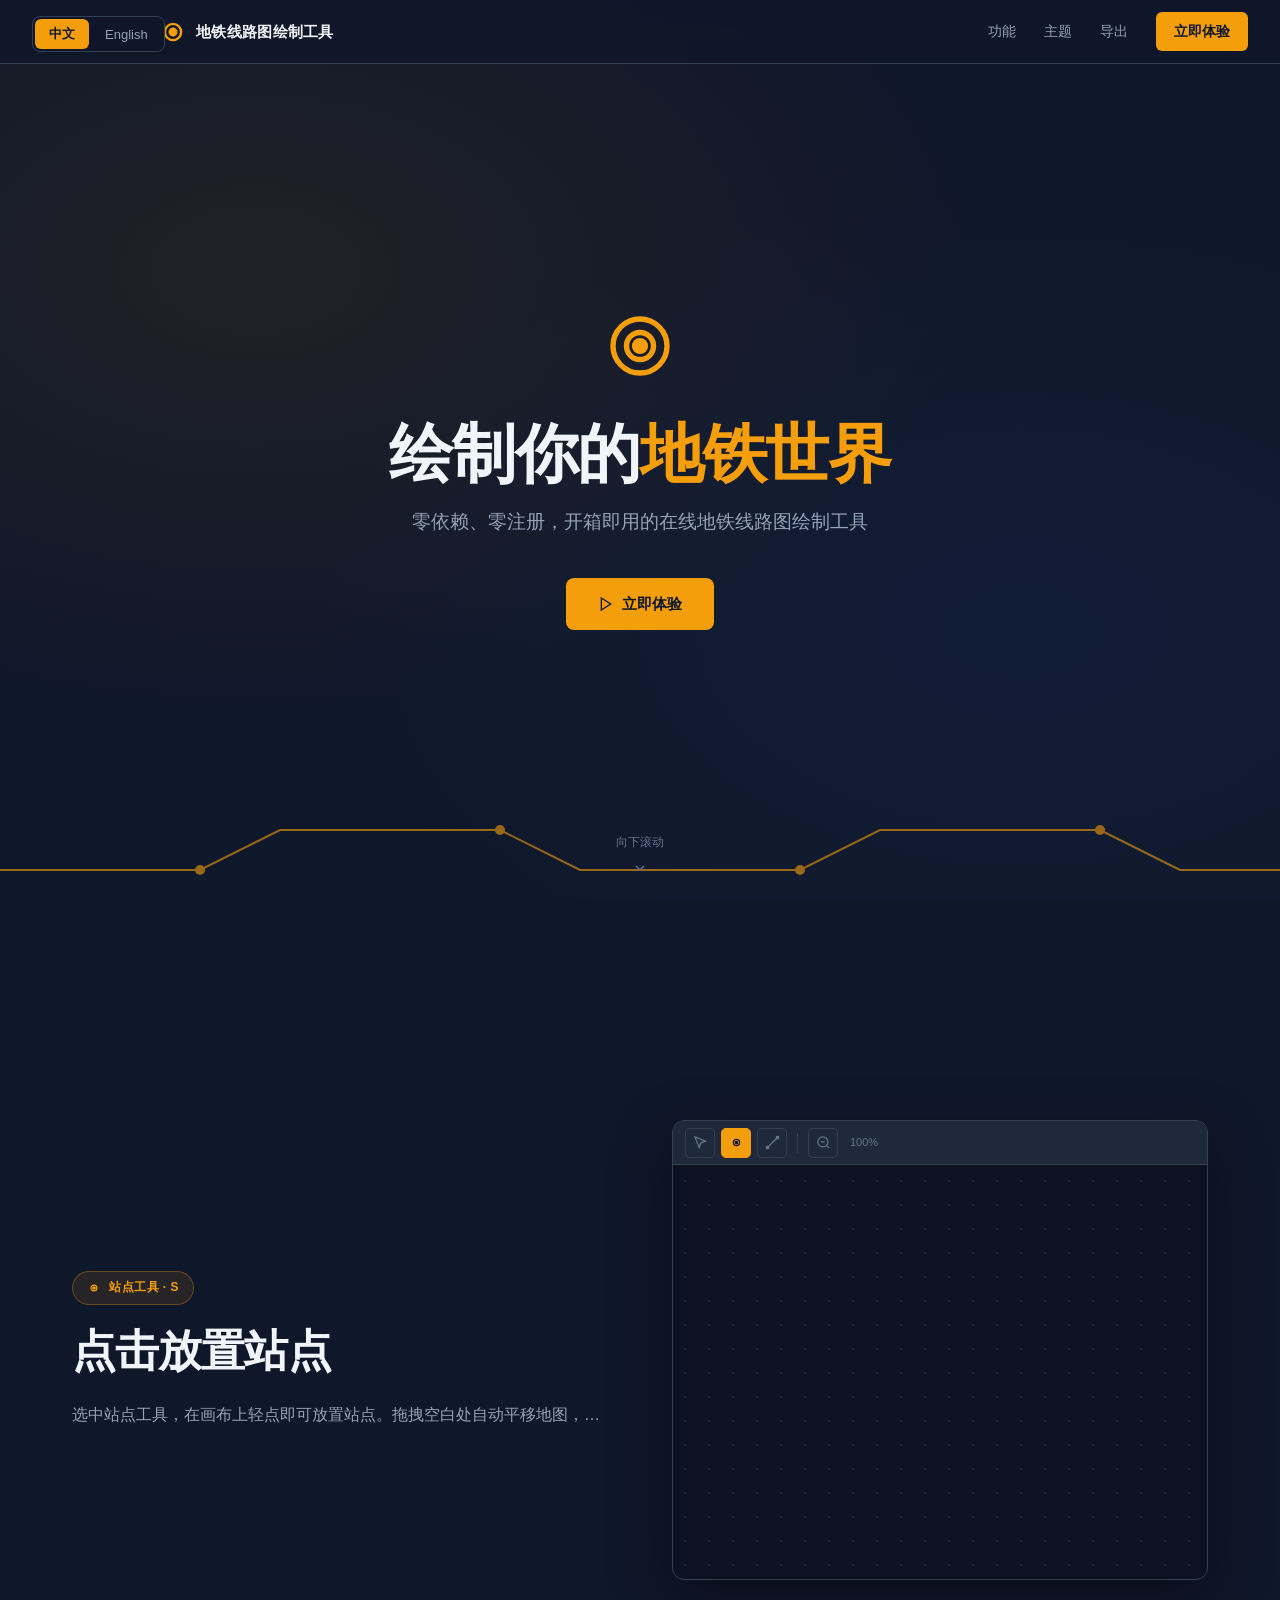
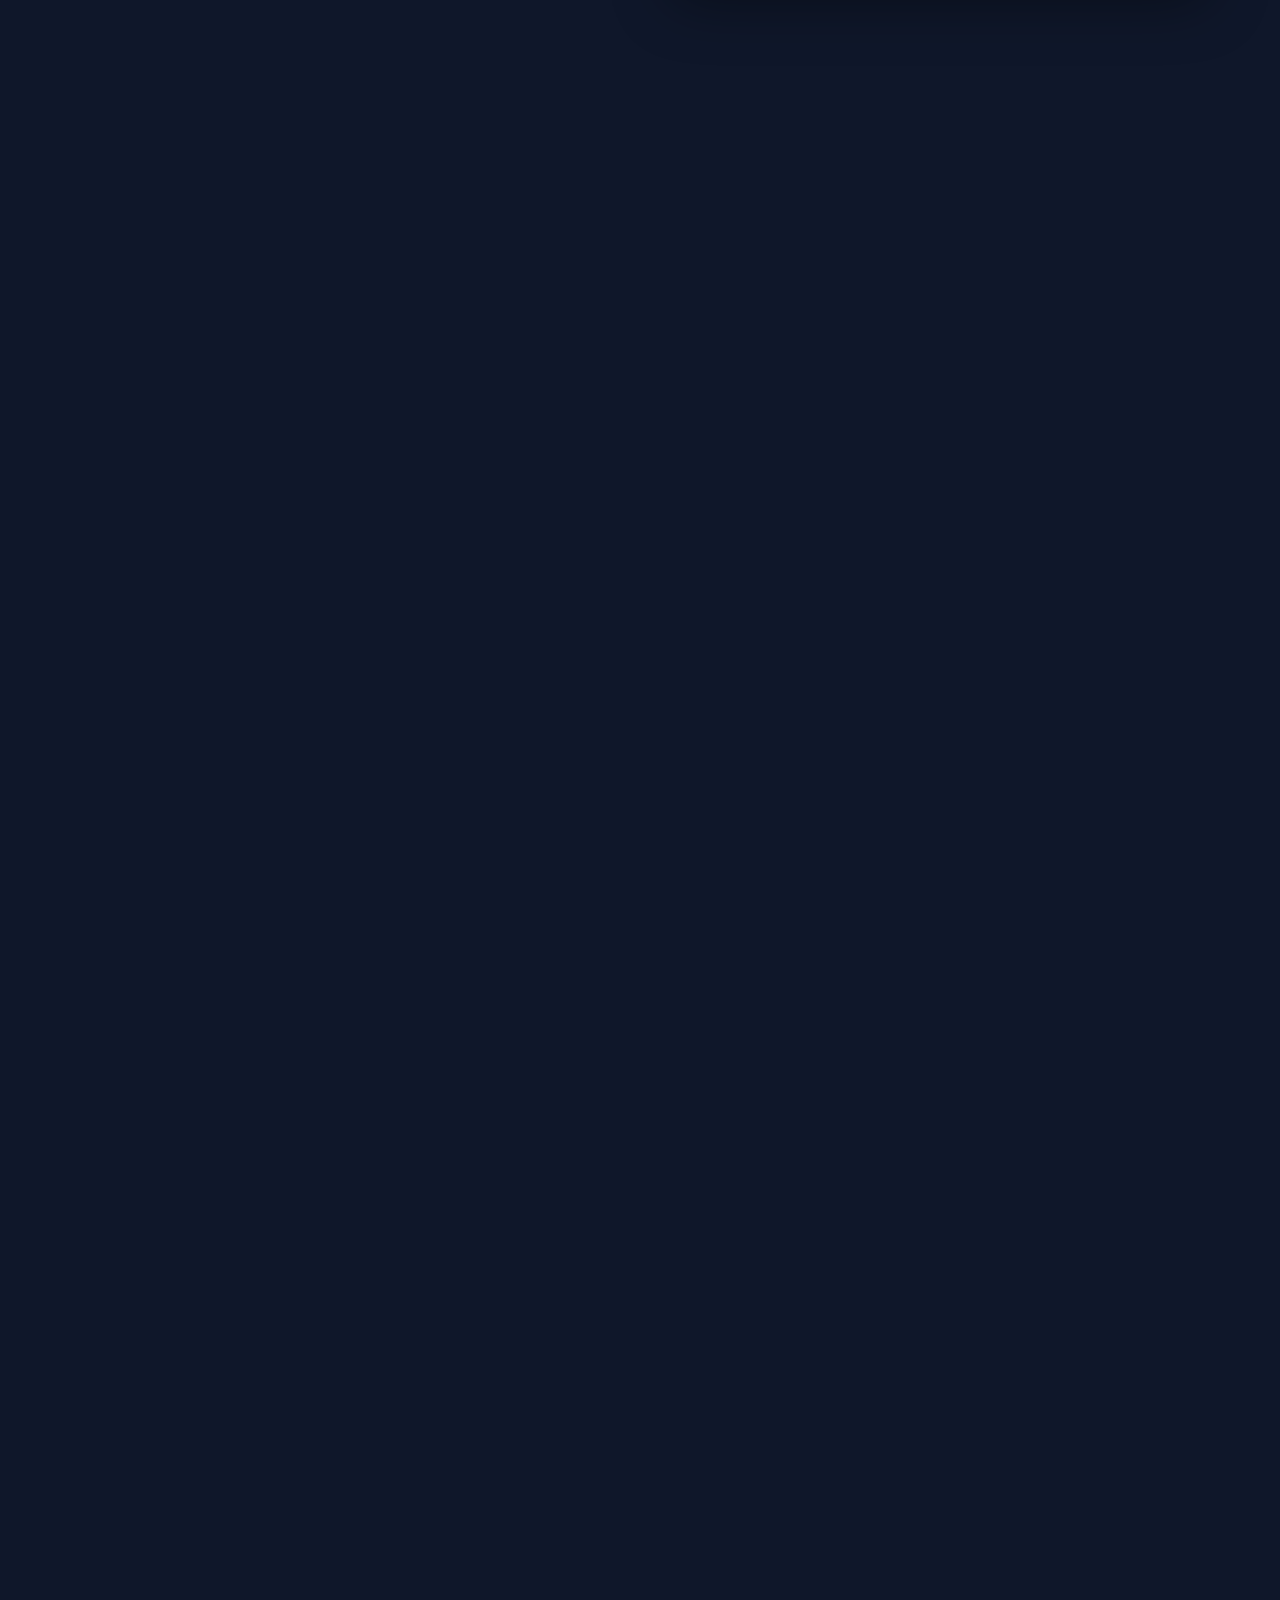
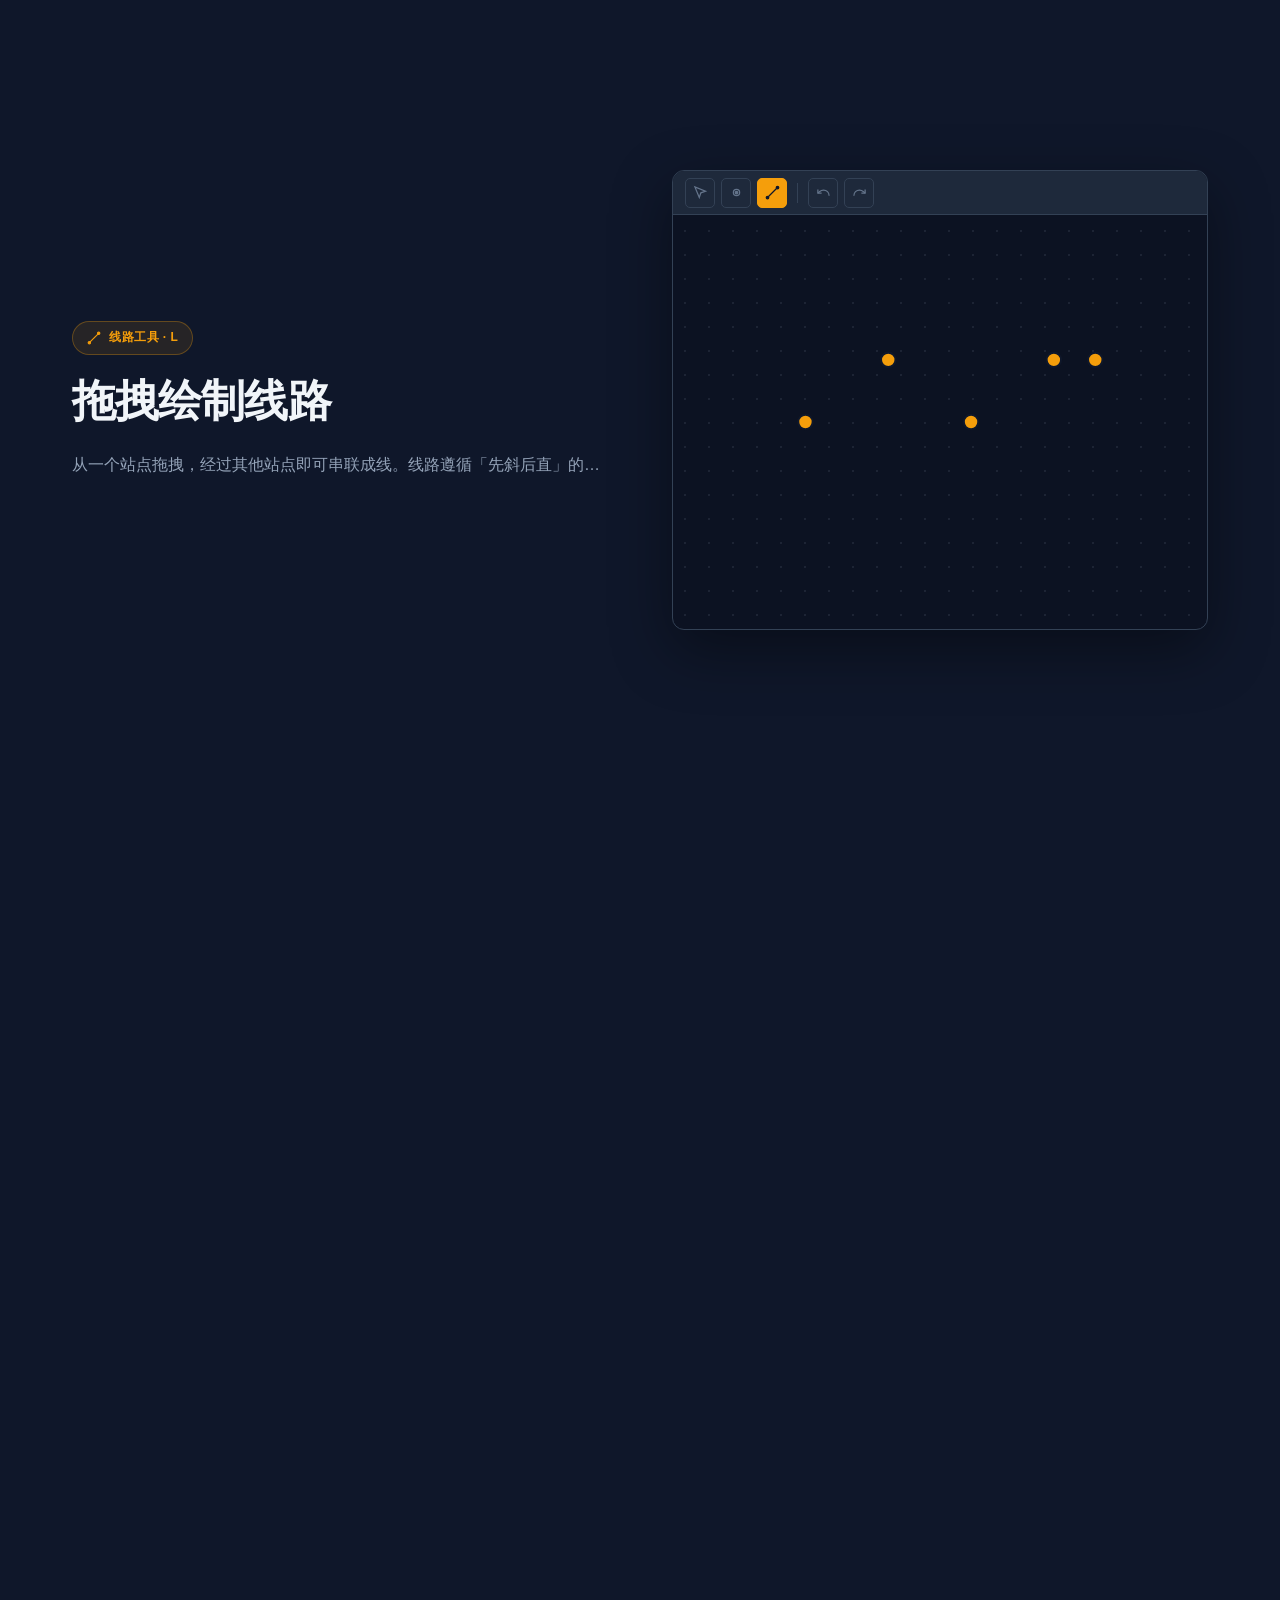
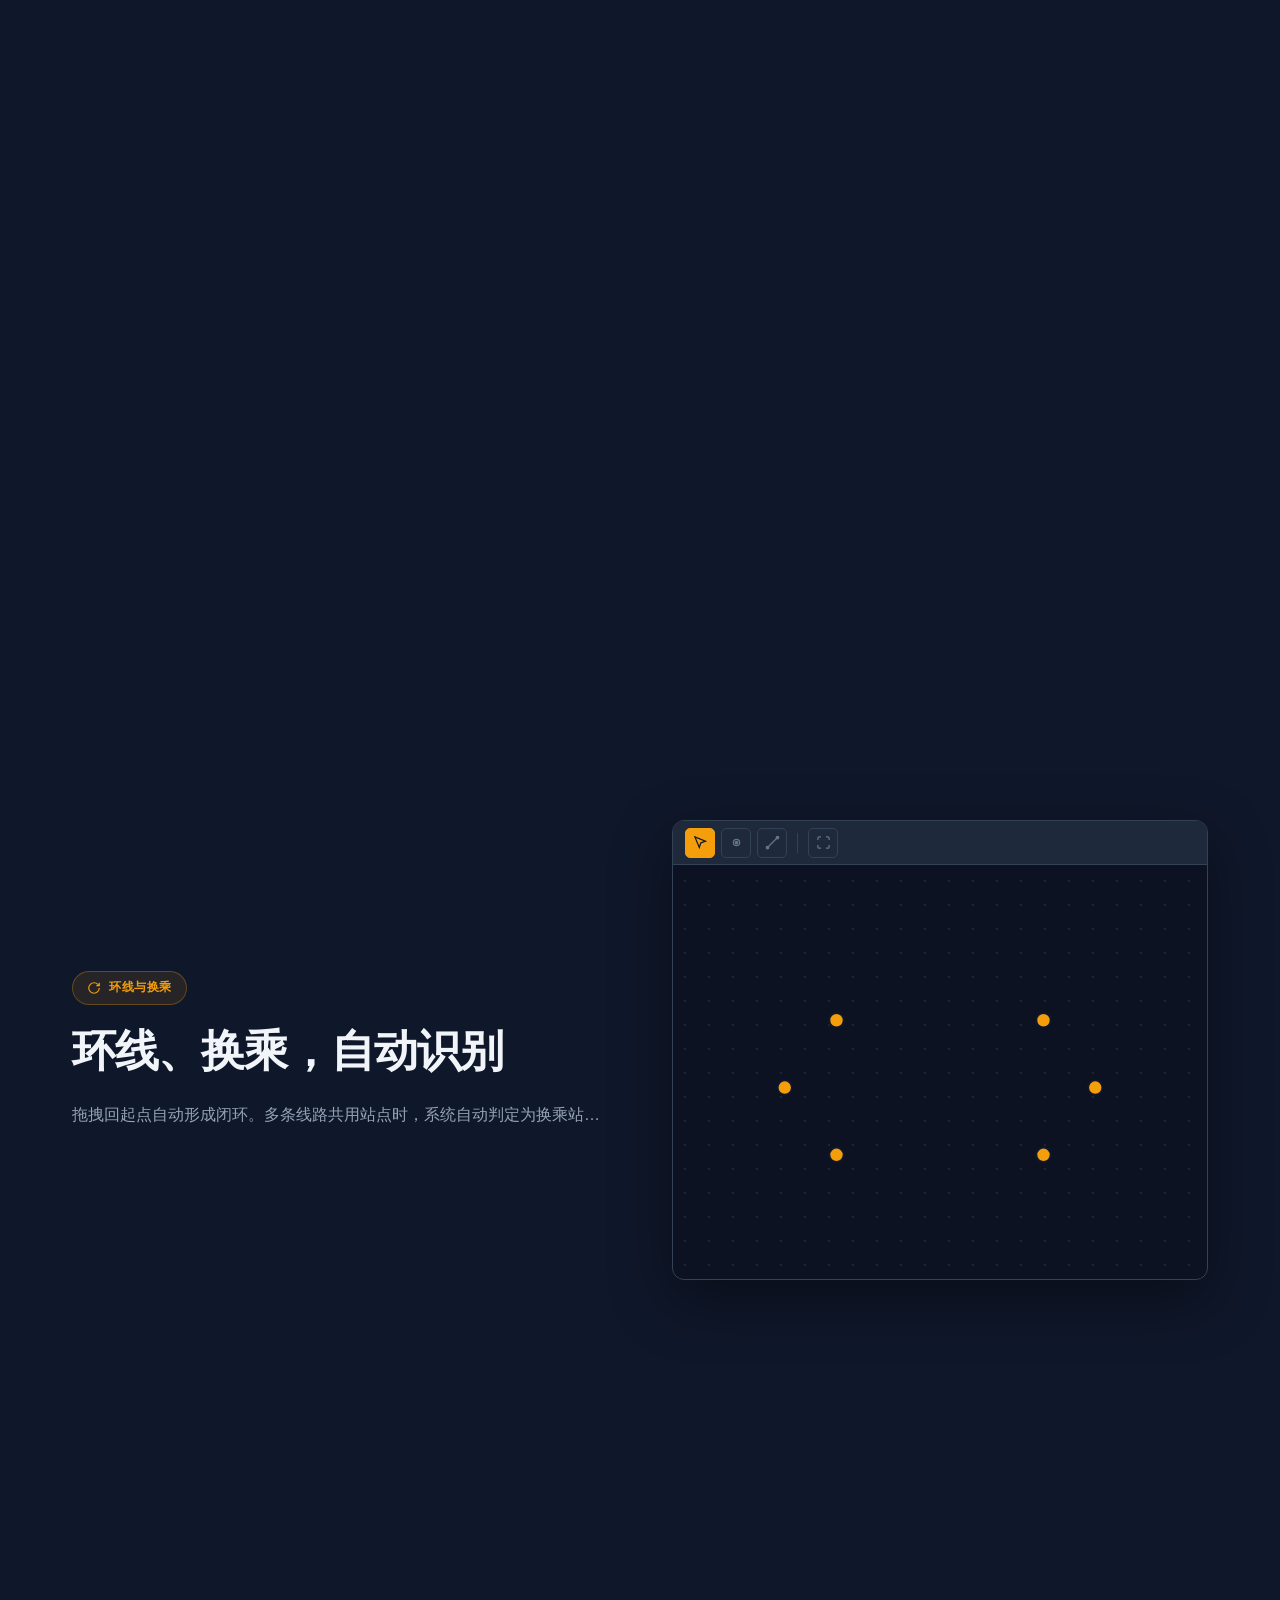
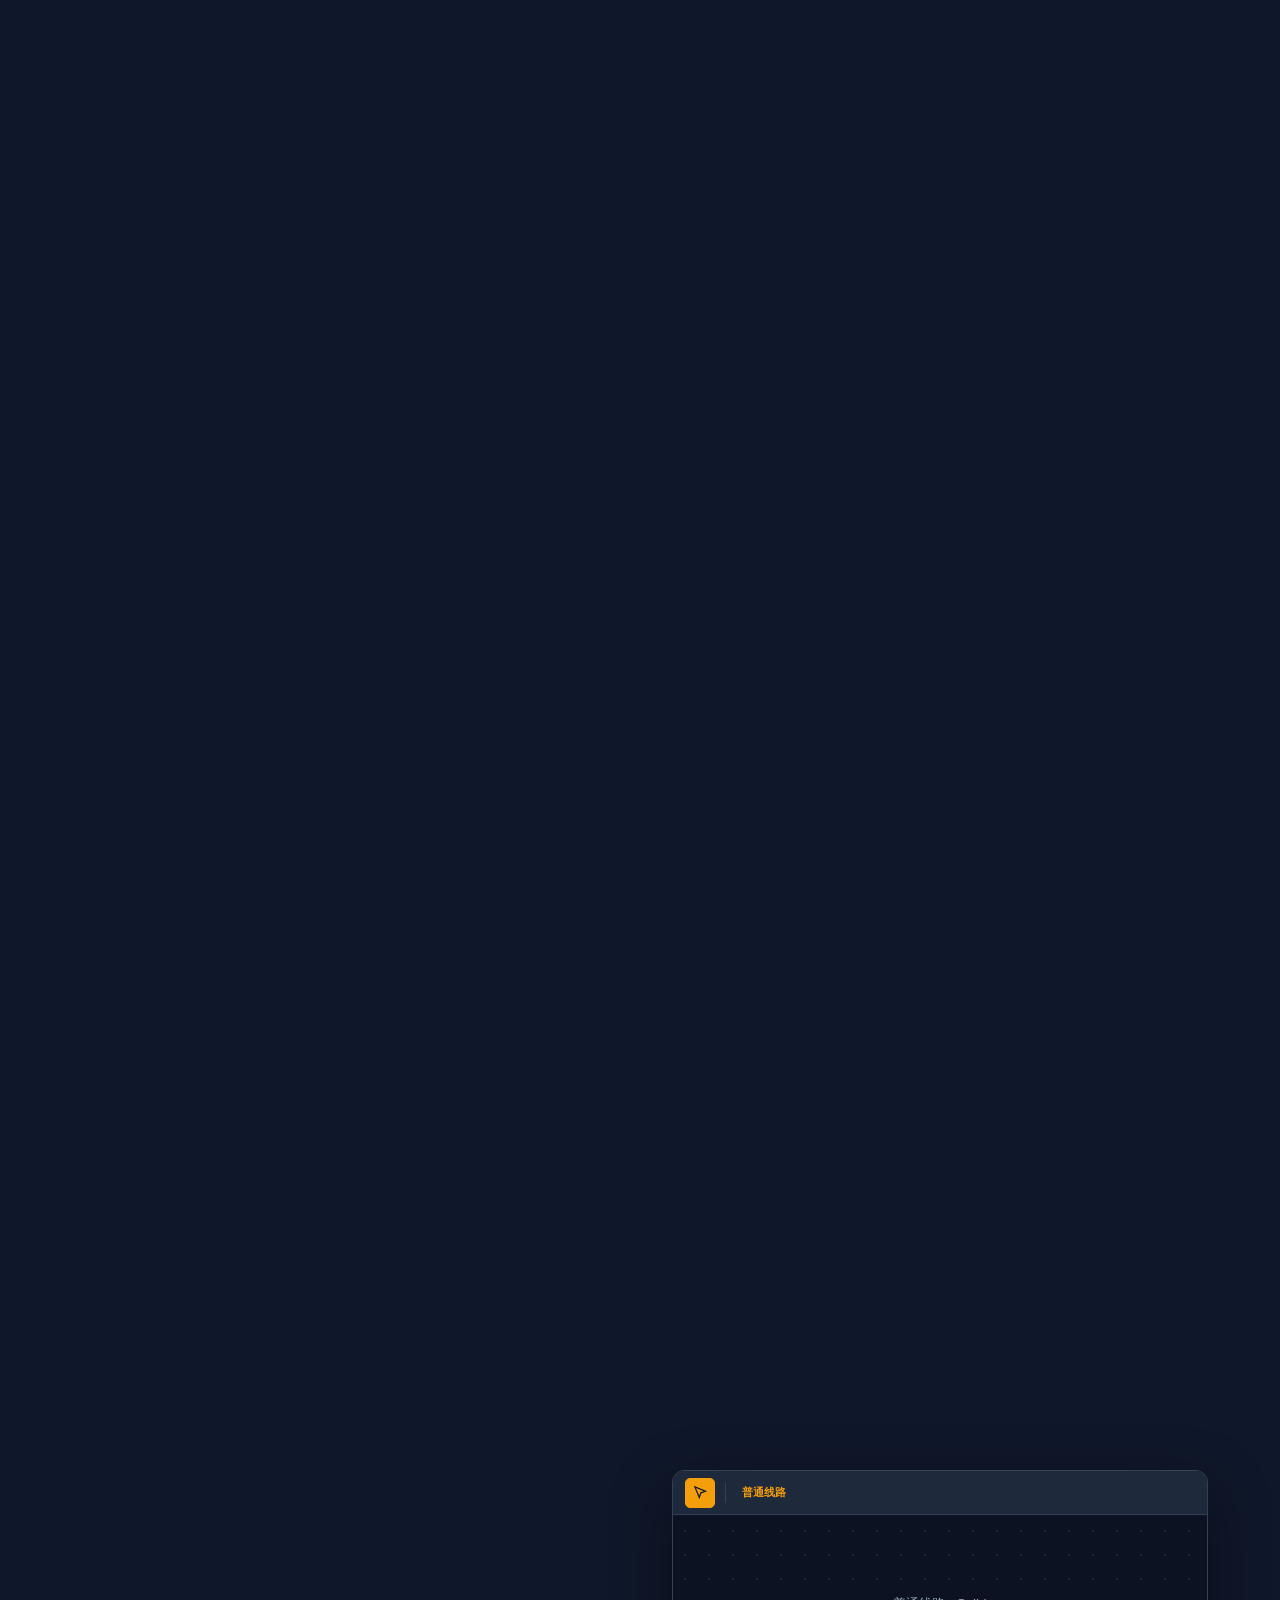
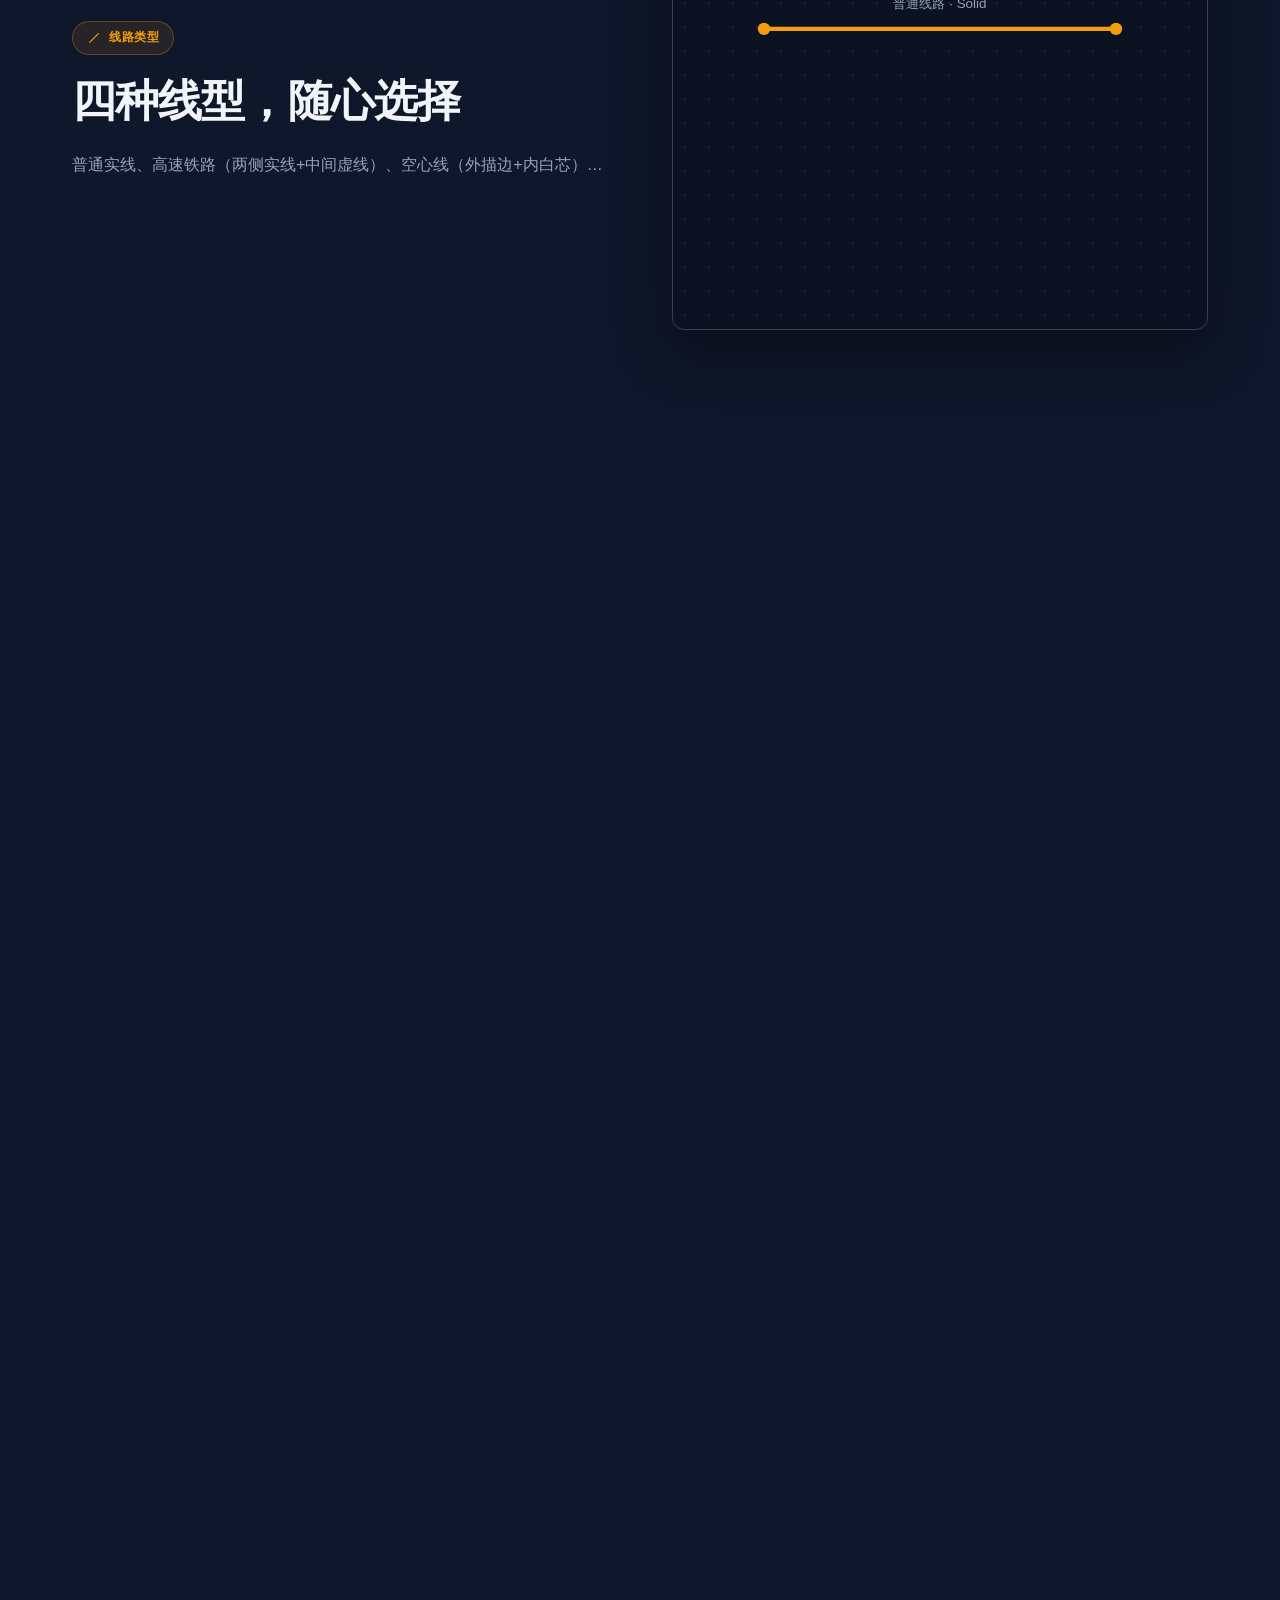
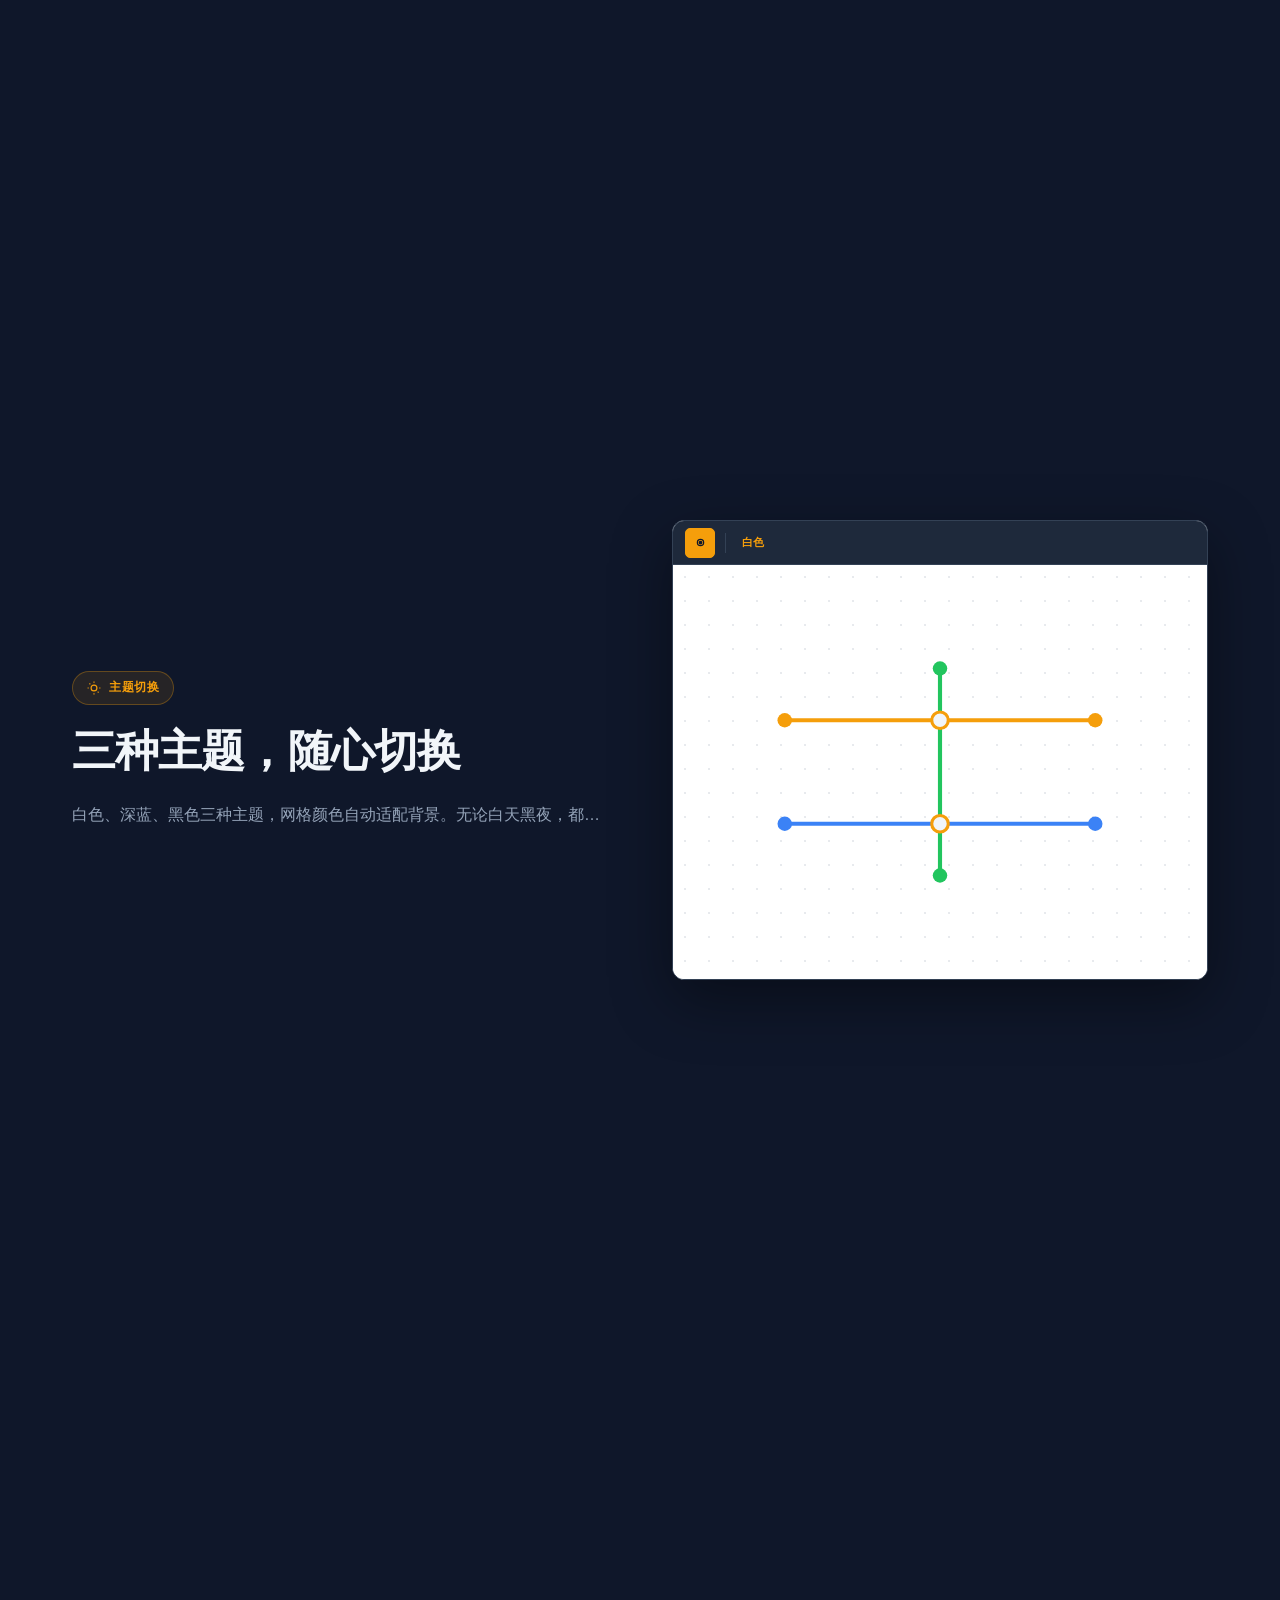
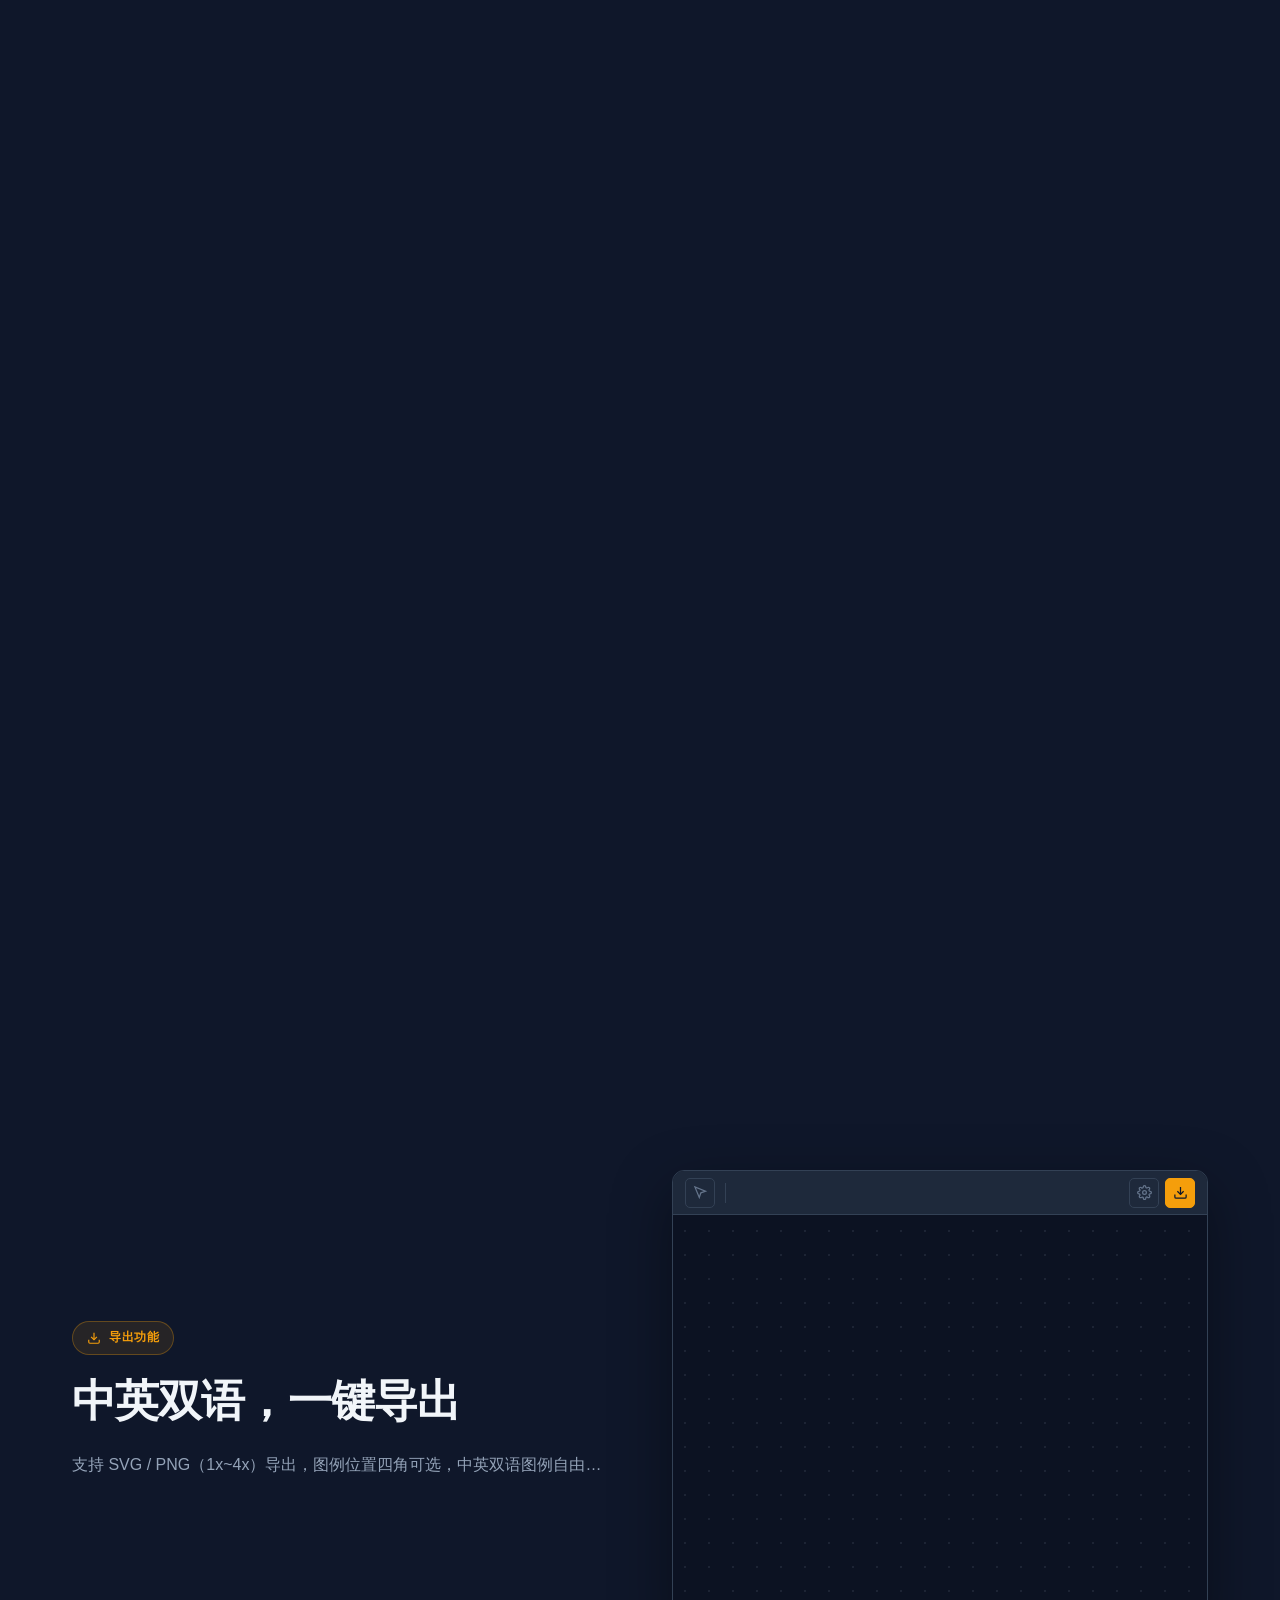
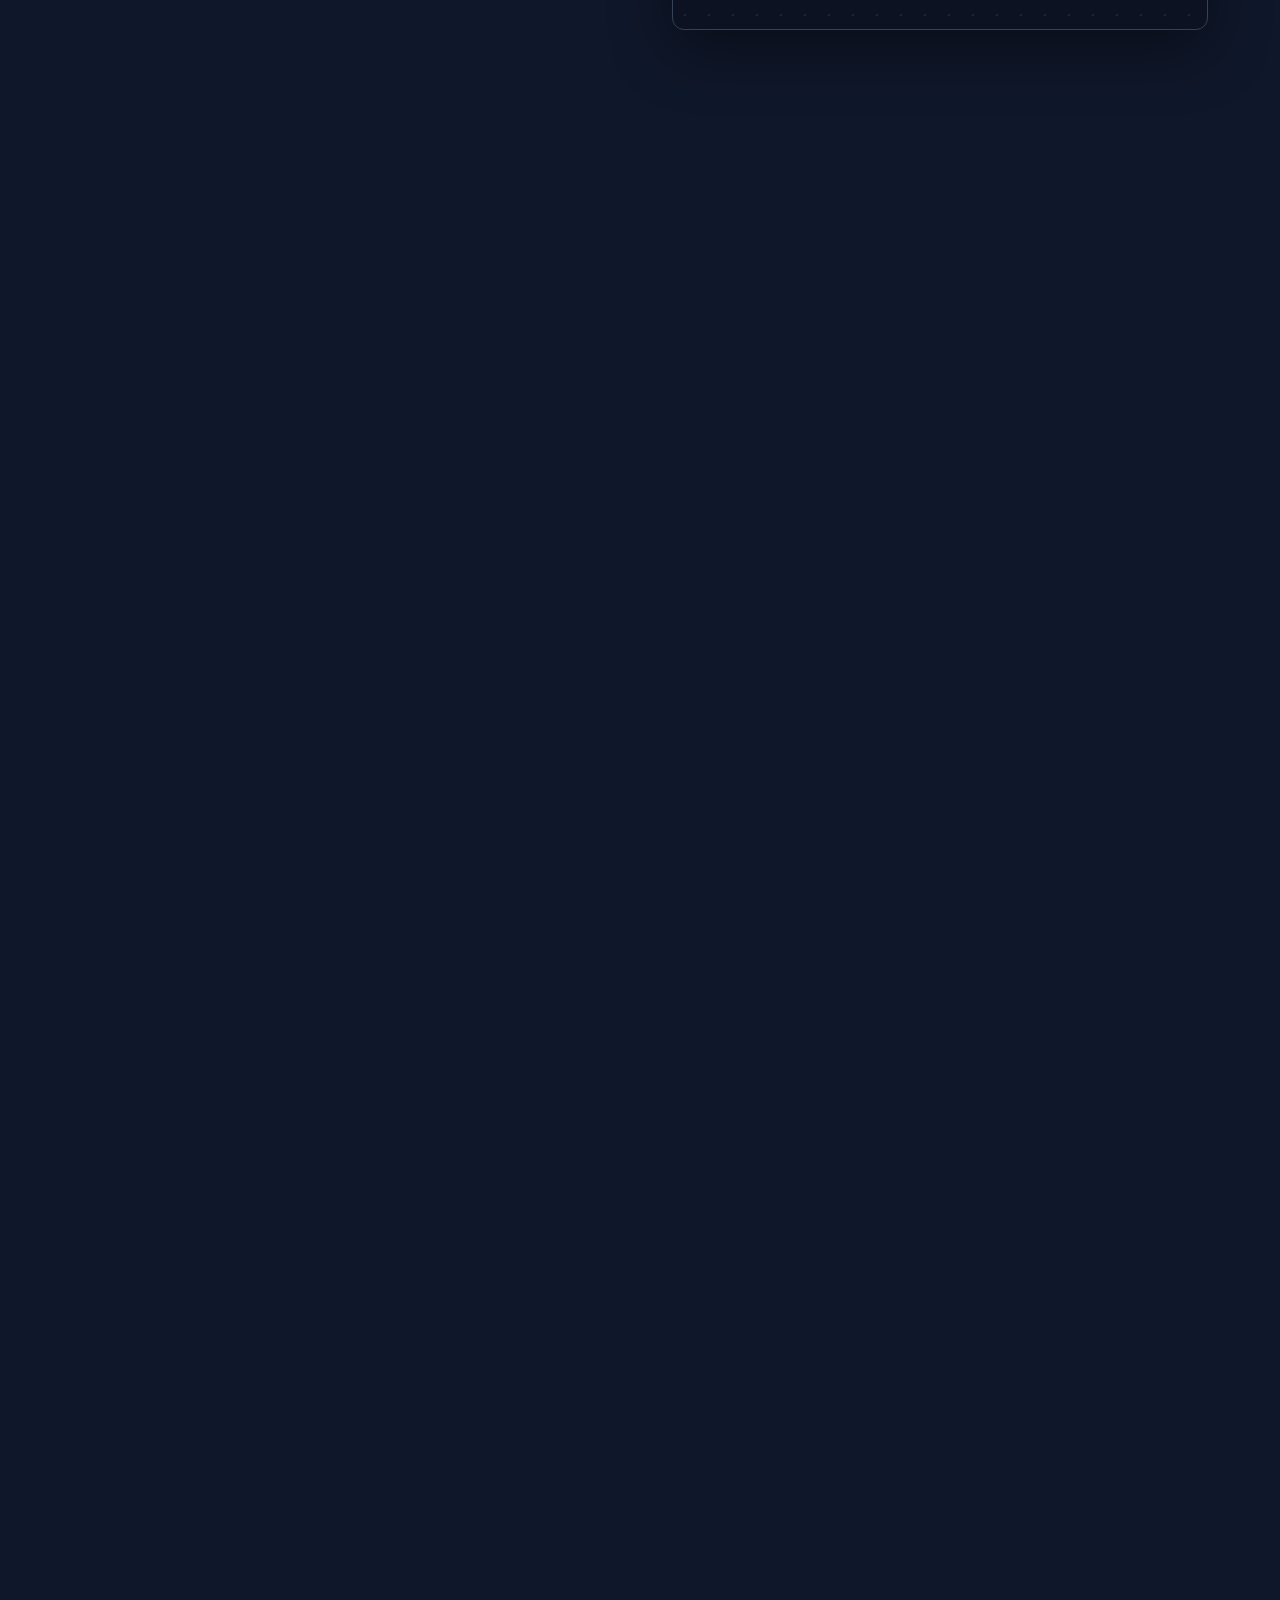
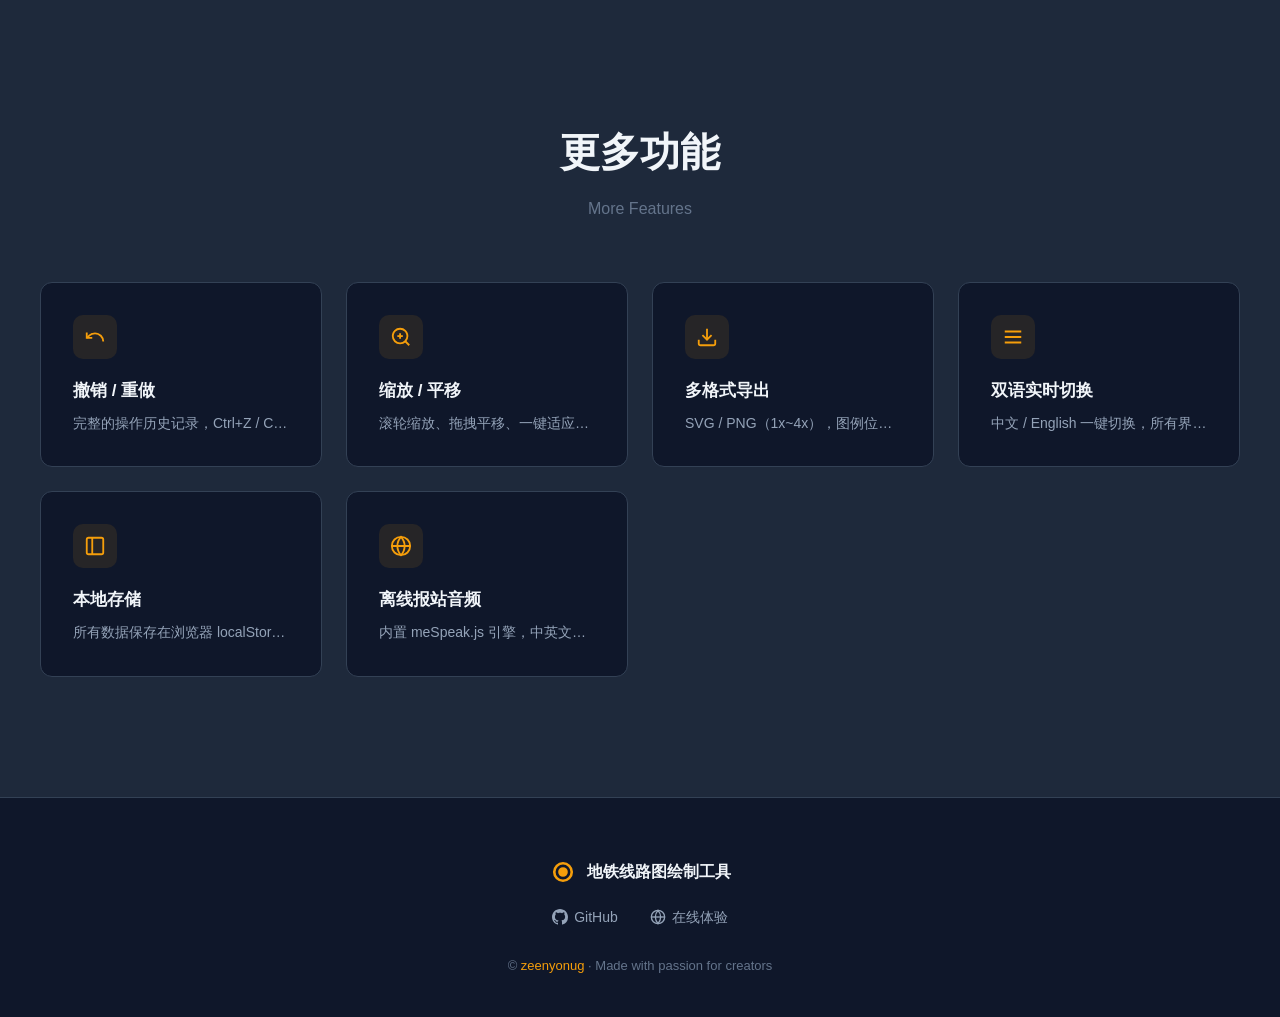
<file: landing.html>
<!DOCTYPE html>
<html lang="zh-CN">
<head>
<meta charset="UTF-8">
<meta name="viewport" content="width=device-width, initial-scale=1.0, maximum-scale=1.0, user-scalable=no, viewport-fit=cover">
<title data-i18n="pageTitle">地铁线路图绘制工具</title>
<link rel="icon" type="image/svg+xml" href="assets/icons/favicon.svg">
<style>
:root {
  --bg-primary: #0f172a;
  --bg-secondary: #1e293b;
  --bg-tertiary: #334155;
  --accent: #f59e0b;
  --accent-hover: #d97706;
  --accent-glow: rgba(245, 158, 11, 0.3);
  --text-primary: #f1f5f9;
  --text-secondary: #94a3b8;
  --text-muted: #64748b;
  --border: #334155;
  --border-light: #475569;
  --canvas-bg: #0c1222;
  --grid-color: rgba(148, 163, 184, 0.12);
}

* {
  margin: 0;
  padding: 0;
  box-sizing: border-box;
  -webkit-user-select: none;
  -moz-user-select: none;
  -ms-user-select: none;
  user-select: none;
  -webkit-text-size-adjust: none;
  -moz-text-size-adjust: none;
  -ms-text-size-adjust: none;
  text-size-adjust: none;
  -webkit-tap-highlight-color: transparent;
  -webkit-touch-callout: none;
  white-space: nowrap;
  -webkit-appearance: none;
  appearance: none;
  outline: none;
  -webkit-tap-highlight-color: rgba(0, 0, 0, 0);
  -moz-tap-highlight-color: rgba(0, 0, 0, 0);
  -ms-tap-highlight-color: rgba(0, 0, 0, 0);
  touch-action: manipulation;
  -webkit-font-smoothing: antialiased;
  -moz-osx-font-smoothing: grayscale;
  caret-color: transparent;
}

::selection { background: transparent; color: inherit; }
::-moz-selection { background: transparent; color: inherit; }
::-webkit-selection { background: transparent; color: inherit; }

*::before, *::after {
  -webkit-box-sizing: border-box;
  -moz-box-sizing: border-box;
  box-sizing: border-box;
  -webkit-user-select: none;
  user-select: none;
}

img, svg { -webkit-user-drag: none; user-drag: none; pointer-events: none; }

input, textarea, select, button {
  -webkit-user-select: none;
  user-select: none;
  -webkit-appearance: none;
  appearance: none;
  outline: none;
  -webkit-tap-highlight-color: transparent;
}

input::placeholder, textarea::placeholder {
  -webkit-user-select: none;
  user-select: none;
}

html { scroll-behavior: smooth; }

body {
  font-family: 'Inter', 'Microsoft YaHei', -apple-system, BlinkMacSystemFont, sans-serif;
  background: var(--bg-primary);
  color: var(--text-primary);
  line-height: 1.6;
  overflow-x: hidden;
  -webkit-user-select: none;
  user-select: none;
  -webkit-touch-callout: none;
}

/* ========== 语言切换按钮 ========== */
.lang-switch {
  position: fixed;
  top: 16px;
  left: 32px;
  z-index: 1200;
  display: flex;
  background: rgba(15, 23, 42, 0.8);
  backdrop-filter: blur(12px);
  border: 1px solid var(--border);
  border-radius: 8px;
  padding: 2px;
  gap: 2px;
}

.lang-btn {
  padding: 6px 14px;
  background: transparent;
  border: none;
  color: var(--text-secondary);
  font-size: 13px;
  font-weight: 500;
  cursor: pointer;
  border-radius: 6px;
  transition: all 0.2s;
  font-family: inherit;
}

.lang-btn:hover { color: var(--text-primary); }

.lang-btn.active {
  background: var(--accent);
  color: var(--bg-primary);
  font-weight: 600;
}

/* ========== 导航栏 ========== */
.navbar {
  position: fixed;
  top: 0; left: 0; right: 0;
  height: 64px;
  padding: 0 32px 0 160px;
  display: flex;
  align-items: center;
  justify-content: space-between;
  background: rgba(15, 23, 42, 0.8);
  backdrop-filter: blur(12px);
  border-bottom: 1px solid var(--border);
  z-index: 1000;
  transition: transform 0.3s ease;
}

.nav-brand {
  display: flex;
  align-items: center;
  gap: 10px;
  font-weight: 600;
  font-size: 15px;
  letter-spacing: 0.3px;
}

.nav-brand svg { width: 26px; height: 26px; color: var(--accent); }

.nav-links { display: flex; gap: 28px; align-items: center; }

.nav-links a {
  color: var(--text-secondary);
  text-decoration: none;
  font-size: 14px;
  font-weight: 500;
  transition: color 0.2s;
}

.nav-links a:hover { color: var(--accent); }

.nav-cta {
  padding: 8px 18px;
  background: var(--accent);
  color: var(--bg-primary) !important;
  border-radius: 6px;
  font-weight: 600 !important;
  transition: all 0.2s;
}

.nav-cta:hover {
  background: var(--accent-hover);
  box-shadow: 0 0 0 3px var(--accent-glow);
  color: var(--bg-primary) !important;
}

/* ========== Hero ========== */
.hero {
  min-height: 100vh;
  display: flex;
  align-items: center;
  justify-content: center;
  position: relative;
  padding: 80px 32px 40px;
  overflow: hidden;
}

.hero-bg {
  position: absolute;
  inset: 0;
  background:
    radial-gradient(ellipse at 20% 30%, rgba(245, 158, 11, 0.08), transparent 50%),
    radial-gradient(ellipse at 80% 70%, rgba(59, 130, 246, 0.06), transparent 50%);
}

.hero-content {
  position: relative;
  z-index: 2;
  text-align: center;
  max-width: 900px;
}

.hero-logo {
  width: 72px;
  height: 72px;
  margin: 0 auto 28px;
  color: var(--accent);
  animation: breathe 3s ease-in-out infinite;
}

@keyframes breathe {
  0%, 100% { transform: scale(1); filter: drop-shadow(0 0 8px var(--accent-glow)); }
  50% { transform: scale(1.08); filter: drop-shadow(0 0 20px var(--accent-glow)); }
}

.hero-title {
  font-size: clamp(36px, 6vw, 64px);
  font-weight: 700;
  letter-spacing: -0.02em;
  line-height: 1.15;
  margin-bottom: 16px;
  opacity: 0;
  animation: fadeUp 0.8s ease 0.2s forwards;
}

.hero-title .accent { color: var(--accent); }

.hero-subtitle {
  font-size: clamp(15px, 2vw, 19px);
  color: var(--text-secondary);
  margin-bottom: 40px;
  opacity: 0;
  animation: fadeUp 0.8s ease 0.4s forwards;
}

@keyframes fadeUp {
  from { opacity: 0; transform: translateY(24px); }
  to { opacity: 1; transform: translateY(0); }
}

.hero-actions {
  display: flex;
  gap: 16px;
  justify-content: center;
  opacity: 0;
  animation: fadeUp 0.8s ease 0.7s forwards;
}

.btn-primary-lg {
  padding: 14px 32px;
  background: var(--accent);
  color: var(--bg-primary);
  border: none;
  border-radius: 8px;
  font-size: 15px;
  font-weight: 600;
  cursor: pointer;
  text-decoration: none;
  display: inline-flex;
  align-items: center;
  gap: 8px;
  transition: all 0.2s;
}

.btn-primary-lg:hover {
  background: var(--accent-hover);
  box-shadow: 0 0 0 4px var(--accent-glow);
  transform: translateY(-2px);
}

.btn-primary-lg svg { pointer-events: auto; }

/* Hero 底部线路动画 */
.hero-line-demo {
  position: absolute;
  bottom: 0; left: 0; right: 0;
  height: 120px;
  z-index: 1;
  opacity: 0.6;
}

.scroll-hint {
  position: absolute;
  bottom: 24px;
  left: 50%;
  transform: translateX(-50%);
  color: var(--text-muted);
  font-size: 12px;
  display: flex;
  flex-direction: column;
  align-items: center;
  gap: 8px;
  animation: bounce 2s ease-in-out infinite;
  z-index: 3;
}

@keyframes bounce {
  0%, 100% { transform: translateX(-50%) translateY(0); }
  50% { transform: translateX(-50%) translateY(8px); }
}

/* ========== Scroll-driven Section ========== */
.scroll-section {
  position: relative;
  height: 250vh;
}

.scroll-sticky {
  position: sticky;
  top: 0;
  height: 100vh;
  display: flex;
  align-items: center;
  overflow: hidden;
}

.section-inner {
  width: 100%;
  max-width: 1200px;
  margin: 0 auto;
  padding: 0 32px;
  display: grid;
  grid-template-columns: 1fr 1fr;
  gap: 60px;
  align-items: center;
}

.section-text { z-index: 2; }

.section-tag {
  display: inline-flex;
  align-items: center;
  gap: 8px;
  padding: 6px 14px;
  background: rgba(245, 158, 11, 0.1);
  border: 1px solid rgba(245, 158, 11, 0.3);
  border-radius: 20px;
  font-size: 12px;
  font-weight: 600;
  color: var(--accent);
  margin-bottom: 20px;
  letter-spacing: 0.5px;
}

.section-tag svg { width: 14px; height: 14px; }

.section-title {
  font-size: clamp(28px, 4vw, 44px);
  font-weight: 700;
  letter-spacing: -0.02em;
  line-height: 1.2;
  margin-bottom: 24px;
}

.section-desc {
  font-size: 16px;
  color: var(--text-secondary);
  line-height: 1.7;
  max-width: 540px;
  overflow: hidden;
  text-overflow: ellipsis;
}

.section-visual {
  position: relative;
  height: 460px;
  background: var(--canvas-bg);
  border: 1px solid var(--border);
  border-radius: 12px;
  overflow: hidden;
  box-shadow: 0 20px 60px rgba(0, 0, 0, 0.4);
}

/* 模拟编辑器工具栏（嵌入视觉区） */
.mock-toolbar {
  position: absolute;
  top: 0; left: 0; right: 0;
  height: 44px;
  background: var(--bg-secondary);
  border-bottom: 1px solid var(--border);
  display: flex;
  align-items: center;
  padding: 0 12px;
  gap: 6px;
  z-index: 5;
}

.mock-tool {
  width: 30px;
  height: 30px;
  display: flex;
  align-items: center;
  justify-content: center;
  border: 1px solid var(--border);
  border-radius: 5px;
  color: var(--text-muted);
  transition: all 0.3s;
}

.mock-tool svg { width: 15px; height: 15px; }

.mock-tool.active {
  background: var(--accent);
  color: var(--bg-primary);
  border-color: var(--accent);
}

.mock-divider {
  width: 1px;
  height: 20px;
  background: var(--border);
  margin: 0 4px;
}

.mock-zoom {
  font-size: 11px;
  color: var(--text-muted);
  padding: 0 6px;
}

.mock-canvas {
  position: absolute;
  top: 44px; left: 0; right: 0; bottom: 0;
}

.mock-canvas svg { width: 100%; height: 100%; }

/* 网格背景 */
.grid-bg {
  background-image:
    radial-gradient(circle, var(--grid-color) 1px, transparent 1px);
  background-size: 24px 24px;
}

/* ========== 滚动进度指示器 ========== */
.scroll-progress-bar {
  position: fixed;
  top: 0; left: 0;
  height: 3px;
  background: linear-gradient(90deg, var(--accent), var(--accent-hover));
  z-index: 1300;
  width: 0%;
  transition: width 0.1s;
  box-shadow: 0 0 8px var(--accent-glow);
}

/* ========== 功能汇总 ========== */
.features-grid-section {
  padding: 120px 32px;
  background: var(--bg-secondary);
}

.features-grid {
  max-width: 1200px;
  margin: 0 auto;
}

.features-header {
  text-align: center;
  margin-bottom: 60px;
}

.features-header h2 {
  font-size: clamp(28px, 4vw, 40px);
  font-weight: 700;
  margin-bottom: 12px;
}

.features-header p {
  color: var(--text-muted);
  font-size: 16px;
}

.features-list {
  display: grid;
  grid-template-columns: repeat(auto-fit, minmax(280px, 1fr));
  gap: 24px;
}

.feature-card {
  padding: 32px;
  background: var(--bg-primary);
  border: 1px solid var(--border);
  border-radius: 12px;
  transition: all 0.3s;
}

.feature-card:hover {
  border-color: var(--accent);
  transform: translateY(-4px);
  box-shadow: 0 12px 32px rgba(0, 0, 0, 0.3);
}

.feature-icon {
  width: 44px;
  height: 44px;
  display: flex;
  align-items: center;
  justify-content: center;
  background: rgba(245, 158, 11, 0.1);
  border-radius: 10px;
  color: var(--accent);
  margin-bottom: 18px;
}

.feature-icon svg { width: 22px; height: 22px; }

.feature-card h3 {
  font-size: 17px;
  font-weight: 600;
  margin-bottom: 8px;
}

.feature-card p {
  font-size: 14px;
  color: var(--text-secondary);
  line-height: 1.6;
  overflow: hidden;
  text-overflow: ellipsis;
}

/* ========== 页脚 ========== */
.footer {
  padding: 60px 32px 40px;
  border-top: 1px solid var(--border);
  text-align: center;
}

.footer-brand {
  display: flex;
  align-items: center;
  justify-content: center;
  gap: 10px;
  margin-bottom: 20px;
  font-weight: 600;
}

.footer-brand svg { width: 28px; height: 28px; color: var(--accent); }

.footer-links {
  display: flex;
  justify-content: center;
  gap: 32px;
  margin-bottom: 28px;
}

.footer-links a {
  color: var(--text-secondary);
  text-decoration: none;
  font-size: 14px;
  transition: color 0.2s;
  display: inline-flex;
  align-items: center;
  gap: 6px;
}

.footer-links a:hover { color: var(--accent); }

.footer-links svg { width: 16px; height: 16px; pointer-events: auto; }

.footer-copy {
  color: var(--text-muted);
  font-size: 13px;
}

.footer-copy a {
  color: var(--accent);
  text-decoration: none;
}

/* ========== 响应式 ========== */
@media (max-width: 768px) {
  .lang-switch { left: 16px; }
  .navbar { padding: 0 16px 0 140px; }
  .nav-links { gap: 16px; }
  .nav-links a:not(.nav-cta) { display: none; }
  .section-inner {
    grid-template-columns: 1fr;
    gap: 32px;
    padding: 0 20px;
  }
  .section-visual { height: 340px; order: -1; }
  .hero { padding: 80px 20px 40px; }
  .hero-actions { flex-direction: column; align-items: center; }
  .features-grid-section { padding: 80px 20px; }
  .scroll-section { height: 300vh; }
}

/* 站点样式 */
.station-dot {
  fill: var(--accent);
  stroke: var(--bg-primary);
  stroke-width: 2;
  opacity: 0;
  transition: opacity 0.3s;
}

.station-dot.shown { opacity: 1; }

/* 线路路径 */
.line-path {
  fill: none;
  stroke: var(--accent);
  stroke-width: 4;
  stroke-linecap: butt;
  stroke-linejoin: round;
}
</style>
</head>
<body>

<!-- 语言切换按钮 -->
<div class="lang-switch" id="langSwitch">
  <button class="lang-btn active" data-lang="zh">中文</button>
  <button class="lang-btn" data-lang="en">English</button>
</div>

<!-- 滚动进度条 -->
<div class="scroll-progress-bar" id="scrollProgress"></div>

<!-- 导航栏 -->
<nav class="navbar" id="navbar">
  <div class="nav-brand">
    <svg viewBox="0 0 16 16" fill="none" stroke="currentColor" stroke-width="1.5">
      <circle cx="8" cy="8" r="5"/><circle cx="8" cy="8" r="2" fill="currentColor"/>
    </svg>
    <span data-i18n="brandName">地铁线路图绘制工具</span>
  </div>
  <div class="nav-links">
    <a href="#features" data-i18n="navFeatures">功能</a>
    <a href="#themes" data-i18n="navThemes">主题</a>
    <a href="#export" data-i18n="navExport">导出</a>
    <a href="https://zeenyonug.github.io/Metro-Line-Map-Drawing-Tool/" target="_blank" class="nav-cta" data-i18n="navTryNow">立即体验</a>
  </div>
</nav>

<!-- Hero -->
<section class="hero">
  <div class="hero-bg"></div>
  <div class="hero-content">
    <svg class="hero-logo" viewBox="0 0 16 16" fill="none" stroke="currentColor" stroke-width="1.2">
      <circle cx="8" cy="8" r="6"/>
      <circle cx="8" cy="8" r="3"/>
      <circle cx="8" cy="8" r="1.2" fill="currentColor"/>
    </svg>
    <h1 class="hero-title" data-i18n="heroTitle">绘制你的<span class="accent">地铁世界</span></h1>
    <p class="hero-subtitle" data-i18n="heroSubtitle">零依赖、零注册，开箱即用的在线地铁线路图绘制工具</p>
    <div class="hero-actions">
      <a href="https://zeenyonug.github.io/Metro-Line-Map-Drawing-Tool/" target="_blank" class="btn-primary-lg">
        <svg viewBox="0 0 24 24" fill="none" stroke="currentColor" stroke-width="2" style="width:16px;height:16px"><polygon points="5 3 19 12 5 21 5 3"/></svg>
        <span data-i18n="heroCta">立即体验</span>
      </a>
    </div>
  </div>
  <!-- Hero 底部线路动画 -->
  <svg class="hero-line-demo" viewBox="0 0 1440 120" preserveAspectRatio="none">
    <path id="heroLine" d="M0 90 L200 90 L280 50 L500 50 L580 90 L800 90 L880 50 L1100 50 L1180 90 L1440 90"
          fill="none" stroke="#f59e0b" stroke-width="2" stroke-linecap="butt"
          stroke-dasharray="2000" stroke-dashoffset="2000"/>
    <circle cx="200" cy="90" r="5" fill="#f59e0b" opacity="0" class="hero-station"/>
    <circle cx="500" cy="50" r="5" fill="#f59e0b" opacity="0" class="hero-station"/>
    <circle cx="800" cy="90" r="5" fill="#f59e0b" opacity="0" class="hero-station"/>
    <circle cx="1100" cy="50" r="5" fill="#f59e0b" opacity="0" class="hero-station"/>
  </svg>
  <div class="scroll-hint">
    <span data-i18n="scrollHint">向下滚动</span>
    <svg viewBox="0 0 24 24" fill="none" stroke="currentColor" stroke-width="2" style="width:16px;height:16px"><polyline points="6 9 12 15 18 9"/></svg>
  </div>
</section>

<!-- Section 1: 站点工具 -->
<section class="scroll-section" data-section="station">
  <div class="scroll-sticky">
    <div class="section-inner">
      <div class="section-text">
        <span class="section-tag">
          <svg viewBox="0 0 24 24" fill="none" stroke="currentColor" stroke-width="2"><circle cx="12" cy="12" r="5"/><circle cx="12" cy="12" r="2" fill="currentColor"/></svg>
          <span data-i18n="tagStation">站点工具 · S</span>
        </span>
        <h2 class="section-title" data-i18n="sectionStationTitle">点击放置站点</h2>
        <p class="section-desc" data-i18n="sectionStationDesc">选中站点工具，在画布上轻点即可放置站点。拖拽空白处自动平移地图，所有站点统一规格，换乘状态由系统自动识别——你只管创作，细节交给工具。</p>
      </div>
      <div class="section-visual grid-bg">
        <div class="mock-toolbar">
          <div class="mock-tool" data-tool="select"><svg viewBox="0 0 24 24" fill="none" stroke="currentColor" stroke-width="2"><path d="M3 3l7.07 16.97 2.51-7.39 7.39-2.51L3 3z"/></svg></div>
          <div class="mock-tool active" data-tool="station"><svg viewBox="0 0 24 24" fill="none" stroke="currentColor" stroke-width="2"><circle cx="12" cy="12" r="5"/><circle cx="12" cy="12" r="2" fill="currentColor"/></svg></div>
          <div class="mock-tool" data-tool="line"><svg viewBox="0 0 24 24" fill="none" stroke="currentColor" stroke-width="2"><line x1="4" y1="20" x2="20" y2="4"/><circle cx="4" cy="20" r="2" fill="currentColor"/><circle cx="20" cy="4" r="2" fill="currentColor"/></svg></div>
          <div class="mock-divider"></div>
          <div class="mock-tool"><svg viewBox="0 0 24 24" fill="none" stroke="currentColor" stroke-width="2"><circle cx="11" cy="11" r="8"/><line x1="21" y1="21" x2="16.65" y2="16.65"/><line x1="8" y1="11" x2="14" y2="11"/></svg></div>
          <span class="mock-zoom" id="zoomStation">100%</span>
        </div>
        <div class="mock-canvas">
          <svg viewBox="0 0 500 400" id="stationSvg">
            <circle class="station-dot" cx="120" cy="200" r="7"/>
            <circle class="station-dot" cx="200" cy="140" r="7"/>
            <circle class="station-dot" cx="280" cy="200" r="7"/>
            <circle class="station-dot" cx="360" cy="140" r="7"/>
            <circle class="station-dot" cx="400" cy="260" r="7"/>
          </svg>
        </div>
      </div>
    </div>
  </div>
</section>

<!-- Section 2: 线路工具 -->
<section class="scroll-section" data-section="line">
  <div class="scroll-sticky">
    <div class="section-inner">
      <div class="section-text">
        <span class="section-tag">
          <svg viewBox="0 0 24 24" fill="none" stroke="currentColor" stroke-width="2"><line x1="4" y1="20" x2="20" y2="4"/><circle cx="4" cy="20" r="2" fill="currentColor"/><circle cx="20" cy="4" r="2" fill="currentColor"/></svg>
          <span data-i18n="tagLine">线路工具 · L</span>
        </span>
        <h2 class="section-title" data-i18n="sectionLineTitle">拖拽绘制线路</h2>
        <p class="section-desc" data-i18n="sectionLineDesc">从一个站点拖拽，经过其他站点即可串联成线。线路遵循「先斜后直」的真实地铁线路风格，仅使用 0°、45°、90° 角，保证图形规范整洁。</p>
      </div>
      <div class="section-visual grid-bg">
        <div class="mock-toolbar">
          <div class="mock-tool" data-tool="select"><svg viewBox="0 0 24 24" fill="none" stroke="currentColor" stroke-width="2"><path d="M3 3l7.07 16.97 2.51-7.39 7.39-2.51L3 3z"/></svg></div>
          <div class="mock-tool" data-tool="station"><svg viewBox="0 0 24 24" fill="none" stroke="currentColor" stroke-width="2"><circle cx="12" cy="12" r="5"/><circle cx="12" cy="12" r="2" fill="currentColor"/></svg></div>
          <div class="mock-tool active" data-tool="line"><svg viewBox="0 0 24 24" fill="none" stroke="currentColor" stroke-width="2"><line x1="4" y1="20" x2="20" y2="4"/><circle cx="4" cy="20" r="2" fill="currentColor"/><circle cx="20" cy="4" r="2" fill="currentColor"/></svg></div>
          <div class="mock-divider"></div>
          <div class="mock-tool"><svg viewBox="0 0 24 24" fill="none" stroke="currentColor" stroke-width="2"><path d="M3 7v6h6"/><path d="M21 17a9 9 0 0 0-9-9 9 9 0 0 0-6 2.3L3 13"/></svg></div>
          <div class="mock-tool"><svg viewBox="0 0 24 24" fill="none" stroke="currentColor" stroke-width="2"><path d="M21 7v6h-6"/><path d="M3 17a9 9 0 0 1 9-9 9 9 0 0 1 6 2.3L21 13"/></svg></div>
        </div>
        <div class="mock-canvas">
          <svg viewBox="0 0 500 400" id="lineSvg">
            <path id="linePath1" d="M120 200 L160 200 L200 140 L240 140 L280 200 L320 200 L360 140 L400 140"
                  fill="none" stroke="#f59e0b" stroke-width="4" stroke-linecap="butt"
                  stroke-dasharray="600" stroke-dashoffset="600"/>
            <circle class="station-dot shown" cx="120" cy="200" r="7"/>
            <circle class="station-dot shown" cx="200" cy="140" r="7"/>
            <circle class="station-dot shown" cx="280" cy="200" r="7"/>
            <circle class="station-dot shown" cx="360" cy="140" r="7"/>
            <circle class="station-dot shown" cx="400" cy="140" r="7"/>
          </svg>
        </div>
      </div>
    </div>
  </div>
</section>

<!-- Section 3: 环线与换乘 -->
<section class="scroll-section" data-section="loop">
  <div class="scroll-sticky">
    <div class="section-inner">
      <div class="section-text">
        <span class="section-tag">
          <svg viewBox="0 0 24 24" fill="none" stroke="currentColor" stroke-width="2"><path d="M21 12a9 9 0 1 1-9-9c2.52 0 4.93 1 6.74 2.74L21 8"/><path d="M21 3v5h-5"/></svg>
          <span data-i18n="tagLoop">环线与换乘</span>
        </span>
        <h2 class="section-title" data-i18n="sectionLoopTitle">环线、换乘，自动识别</h2>
        <p class="section-desc" data-i18n="sectionLoopDesc">拖拽回起点自动形成闭环。多条线路共用站点时，系统自动判定为换乘站——无需手动标记，一切自然而然。</p>
      </div>
      <div class="section-visual grid-bg">
        <div class="mock-toolbar">
          <div class="mock-tool active" data-tool="select"><svg viewBox="0 0 24 24" fill="none" stroke="currentColor" stroke-width="2"><path d="M3 3l7.07 16.97 2.51-7.39 7.39-2.51L3 3z"/></svg></div>
          <div class="mock-tool" data-tool="station"><svg viewBox="0 0 24 24" fill="none" stroke="currentColor" stroke-width="2"><circle cx="12" cy="12" r="5"/><circle cx="12" cy="12" r="2" fill="currentColor"/></svg></div>
          <div class="mock-tool" data-tool="line"><svg viewBox="0 0 24 24" fill="none" stroke="currentColor" stroke-width="2"><line x1="4" y1="20" x2="20" y2="4"/><circle cx="4" cy="20" r="2" fill="currentColor"/><circle cx="20" cy="4" r="2" fill="currentColor"/></svg></div>
          <div class="mock-divider"></div>
          <div class="mock-tool"><svg viewBox="0 0 24 24" fill="none" stroke="currentColor" stroke-width="2"><path d="M8 3H5a2 2 0 0 0-2 2v3m18 0V5a2 2 0 0 0-2-2h-3m0 18h3a2 2 0 0 0 2-2v-3M3 16v3a2 2 0 0 0 2 2h3"/></svg></div>
        </div>
        <div class="mock-canvas">
          <svg viewBox="0 0 500 400" id="loopSvg">
            <path id="loopPath1" d="M150 150 L350 150 L350 280 L150 280 Z"
                  fill="none" stroke="#f59e0b" stroke-width="4" stroke-linecap="butt"
                  stroke-dasharray="900" stroke-dashoffset="900"/>
            <path id="loopPath2" d="M100 215 L400 215"
                  fill="none" stroke="#3b82f6" stroke-width="4" stroke-linecap="butt"
                  stroke-dasharray="400" stroke-dashoffset="400"/>
            <circle class="station-dot shown" cx="150" cy="150" r="7" fill="#f59e0b"/>
            <circle class="station-dot shown" cx="350" cy="150" r="7" fill="#f59e0b"/>
            <circle class="station-dot shown" cx="350" cy="280" r="7" fill="#f59e0b"/>
            <circle class="station-dot shown" cx="150" cy="280" r="7" fill="#f59e0b"/>
            <circle id="transferStation1" cx="150" cy="215" r="8" fill="#f1f5f9" stroke="#f59e0b" stroke-width="3" opacity="0"/>
            <circle id="transferStation2" cx="350" cy="215" r="8" fill="#f1f5f9" stroke="#f59e0b" stroke-width="3" opacity="0"/>
            <circle class="station-dot shown" cx="100" cy="215" r="7" fill="#3b82f6"/>
            <circle class="station-dot shown" cx="400" cy="215" r="7" fill="#3b82f6"/>
          </svg>
        </div>
      </div>
    </div>
  </div>
</section>

<!-- Section 4: 线路类型 -->
<section class="scroll-section" data-section="linetypes" id="features">
  <div class="scroll-sticky">
    <div class="section-inner">
      <div class="section-text">
        <span class="section-tag">
          <svg viewBox="0 0 24 24" fill="none" stroke="currentColor" stroke-width="2"><line x1="4" y1="20" x2="20" y2="4"/></svg>
          <span data-i18n="tagLineTypes">线路类型</span>
        </span>
        <h2 class="section-title" data-i18n="sectionLineTypesTitle">四种线型，随心选择</h2>
        <p class="section-desc" data-i18n="sectionLineTypesDesc">普通实线、高速铁路（两侧实线+中间虚线）、空心线（外描边+内白芯）、虚线——覆盖地铁制图的全部场景，在属性面板一键切换。</p>
      </div>
      <div class="section-visual grid-bg">
        <div class="mock-toolbar">
          <div class="mock-tool active"><svg viewBox="0 0 24 24" fill="none" stroke="currentColor" stroke-width="2"><path d="M3 3l7.07 16.97 2.51-7.39 7.39-2.51L3 3z"/></svg></div>
          <div class="mock-divider"></div>
          <span class="mock-zoom" style="color:var(--accent);font-weight:600" id="lineTypeLabel" data-i18n="lineTypeNormal">普通线路</span>
        </div>
        <div class="mock-canvas">
          <svg viewBox="0 0 500 400" id="lineTypeSvg">
            <g id="typeNormal" opacity="1">
              <line x1="80" y1="110" x2="420" y2="110" stroke="#f59e0b" stroke-width="4" stroke-linecap="butt"/>
              <circle cx="80" cy="110" r="6" fill="#f59e0b"/>
              <circle cx="420" cy="110" r="6" fill="#f59e0b"/>
              <text x="250" y="90" text-anchor="middle" fill="#94a3b8" font-size="13" data-i18n-text="typeNormalText">普通线路 · Solid</text>
            </g>
            <g id="typeHsr" opacity="0">
              <line x1="80" y1="180" x2="420" y2="180" stroke="#f59e0b" stroke-width="1.5" stroke-linecap="butt"/>
              <line x1="80" y1="186" x2="420" y2="186" stroke="#f59e0b" stroke-width="1.5" stroke-linecap="butt"/>
              <line x1="80" y1="183" x2="420" y2="183" stroke="#f59e0b" stroke-width="2" stroke-dasharray="6 4" stroke-linecap="butt"/>
              <circle cx="80" cy="183" r="6" fill="#f59e0b"/>
              <circle cx="420" cy="183" r="6" fill="#f59e0b"/>
              <text x="250" y="163" text-anchor="middle" fill="#94a3b8" font-size="13" data-i18n-text="typeHsrText">高速铁路 · High-speed Rail</text>
            </g>
            <g id="typeHollow" opacity="0">
              <line x1="80" y1="256" x2="420" y2="256" stroke="#f59e0b" stroke-width="6" stroke-linecap="butt"/>
              <line x1="80" y1="256" x2="420" y2="256" stroke="#0c1222" stroke-width="2" stroke-linecap="butt"/>
              <circle cx="80" cy="256" r="6" fill="#f59e0b"/>
              <circle cx="420" cy="256" r="6" fill="#f59e0b"/>
              <text x="250" y="236" text-anchor="middle" fill="#94a3b8" font-size="13" data-i18n-text="typeHollowText">空心线 · Hollow</text>
            </g>
            <g id="typeDashed" opacity="0">
              <line x1="80" y1="326" x2="420" y2="326" stroke="#f59e0b" stroke-width="4" stroke-linecap="butt" stroke-dasharray="10 6"/>
              <circle cx="80" cy="326" r="6" fill="#f59e0b"/>
              <circle cx="420" cy="326" r="6" fill="#f59e0b"/>
              <text x="250" y="306" text-anchor="middle" fill="#94a3b8" font-size="13" data-i18n-text="typeDashedText">虚线 · Dashed</text>
            </g>
          </svg>
        </div>
      </div>
    </div>
  </div>
</section>

<!-- Section 5: 主题切换 -->
<section class="scroll-section" data-section="themes" id="themes">
  <div class="scroll-sticky" id="themeSticky">
    <div class="section-inner">
      <div class="section-text">
        <span class="section-tag">
          <svg viewBox="0 0 24 24" fill="none" stroke="currentColor" stroke-width="2"><circle cx="12" cy="12" r="5"/><line x1="12" y1="1" x2="12" y2="3"/><line x1="12" y1="21" x2="12" y2="23"/><line x1="4.22" y1="4.22" x2="5.64" y2="5.64"/><line x1="18.36" y1="18.36" x2="19.78" y2="19.78"/><line x1="1" y1="12" x2="3" y2="12"/><line x1="21" y1="12" x2="23" y2="12"/></svg>
          <span data-i18n="tagThemes">主题切换</span>
        </span>
        <h2 class="section-title" data-i18n="sectionThemesTitle">三种主题，随心切换</h2>
        <p class="section-desc" data-i18n="sectionThemesDesc">白色、深蓝、黑色三种主题，网格颜色自动适配背景。无论白天黑夜，都能找到最舒适的创作环境。</p>
      </div>
      <div class="section-visual" id="themeVisual">
        <div class="mock-toolbar" id="themeToolbar">
          <div class="mock-tool active"><svg viewBox="0 0 24 24" fill="none" stroke="currentColor" stroke-width="2"><circle cx="12" cy="12" r="5"/><circle cx="12" cy="12" r="2" fill="currentColor"/></svg></div>
          <div class="mock-divider"></div>
          <span class="mock-zoom" id="themeName" style="color:var(--accent);font-weight:600" data-i18n="themeDarkBlue">深蓝</span>
        </div>
        <div class="mock-canvas" id="themeCanvas">
          <svg viewBox="0 0 500 400">
            <line x1="100" y1="150" x2="400" y2="150" stroke="#f59e0b" stroke-width="4" stroke-linecap="butt"/>
            <line x1="100" y1="250" x2="400" y2="250" stroke="#3b82f6" stroke-width="4" stroke-linecap="butt"/>
            <line x1="250" y1="100" x2="250" y2="300" stroke="#22c55e" stroke-width="4" stroke-linecap="butt"/>
            <circle cx="100" cy="150" r="7" fill="#f59e0b"/>
            <circle cx="400" cy="150" r="7" fill="#f59e0b"/>
            <circle cx="100" cy="250" r="7" fill="#3b82f6"/>
            <circle cx="400" cy="250" r="7" fill="#3b82f6"/>
            <circle cx="250" cy="100" r="7" fill="#22c55e"/>
            <circle cx="250" cy="300" r="7" fill="#22c55e"/>
            <circle cx="250" cy="150" r="8" fill="#f1f5f9" stroke="#f59e0b" stroke-width="3"/>
            <circle cx="250" cy="250" r="8" fill="#f1f5f9" stroke="#f59e0b" stroke-width="3"/>
          </svg>
        </div>
      </div>
    </div>
  </div>
</section>

<!-- Section 6: 导出 -->
<section class="scroll-section" data-section="export" id="export">
  <div class="scroll-sticky">
    <div class="section-inner">
      <div class="section-text">
        <span class="section-tag">
          <svg viewBox="0 0 24 24" fill="none" stroke="currentColor" stroke-width="2"><path d="M21 15v4a2 2 0 0 1-2 2H5a2 2 0 0 1-2-2v-4"/><polyline points="7 10 12 15 17 10"/><line x1="12" y1="15" x2="12" y2="3"/></svg>
          <span data-i18n="tagExport">导出功能</span>
        </span>
        <h2 class="section-title" data-i18n="sectionExportTitle">中英双语，一键导出</h2>
        <p class="section-desc" data-i18n="sectionExportDesc">支持 SVG / PNG（1x~4x）导出，图例位置四角可选，中英双语图例自由组合。还能生成离线报站音频，完全本地运行。</p>
      </div>
      <div class="section-visual grid-bg">
        <div class="mock-toolbar">
          <div class="mock-tool"><svg viewBox="0 0 24 24" fill="none" stroke="currentColor" stroke-width="2"><path d="M3 3l7.07 16.97 2.51-7.39 7.39-2.51L3 3z"/></svg></div>
          <div class="mock-divider"></div>
          <div style="margin-left:auto;display:flex;gap:6px">
            <div class="mock-tool"><svg viewBox="0 0 24 24" fill="none" stroke="currentColor" stroke-width="2"><circle cx="12" cy="12" r="3"/><path d="M19.4 15a1.65 1.65 0 0 0 .33 1.82l.06.06a2 2 0 0 1 0 2.83 2 2 0 0 1-2.83 0l-.06-.06a1.65 1.65 0 0 0-1.82-.33 1.65 1.65 0 0 0-1 1.51V21a2 2 0 0 1-4 0v-.09A1.65 1.65 0 0 0 9 19.4a1.65 1.65 0 0 0-1.82.33l-.06.06a2 2 0 0 1-2.83 0 2 2 0 0 1 0-2.83l.06-.06a1.65 1.65 0 0 0 .33-1.82 1.65 1.65 0 0 0-1.51-1H3a2 2 0 0 1 0-4h.09A1.65 1.65 0 0 0 4.6 9a1.65 1.65 0 0 0-.33-1.82l-.06-.06a2 2 0 0 1 0-2.83 2 2 0 0 1 2.83 0l.06.06a1.65 1.65 0 0 0 1.82.33H9a1.65 1.65 0 0 0 1-1.51V3a2 2 0 0 1 4 0v.09a1.65 1.65 0 0 0 1 1.51 1.65 1.65 0 0 0 1.82-.33l.06-.06a2 2 0 0 1 2.83 0 2 2 0 0 1 0 2.83l-.06.06a1.65 1.65 0 0 0-.33 1.82V9a1.65 1.65 0 0 0 1.51 1H21a2 2 0 0 1 0 4h-.09a1.65 1.65 0 0 0-1.51 1z"/></svg></div>
            <div class="mock-tool active" style="background:var(--accent);color:var(--bg-primary);border-color:var(--accent)">
              <svg viewBox="0 0 24 24" fill="none" stroke="currentColor" stroke-width="2"><path d="M21 15v4a2 2 0 0 1-2 2H5a2 2 0 0 1-2-2v-4"/><polyline points="7 10 12 15 17 10"/><line x1="12" y1="15" x2="12" y2="3"/></svg>
            </div>
          </div>
        </div>
        <div class="mock-canvas">
          <svg viewBox="0 0 500 400" id="exportSvg">
            <g id="exportMap" opacity="0" transform="translate(20,20) scale(0.75)">
              <line x1="40" y1="80" x2="280" y2="80" stroke="#f59e0b" stroke-width="4" stroke-linecap="butt"/>
              <line x1="40" y1="80" x2="120" y2="160" stroke="#f59e0b" stroke-width="4" stroke-linecap="butt"/>
              <line x1="120" y1="160" x2="280" y2="160" stroke="#3b82f6" stroke-width="4" stroke-linecap="butt"/>
              <line x1="280" y1="80" x2="280" y2="160" stroke="#f59e0b" stroke-width="4" stroke-linecap="butt"/>
              <circle cx="40" cy="80" r="6" fill="#f59e0b"/>
              <circle cx="160" cy="80" r="6" fill="#f59e0b"/>
              <circle cx="280" cy="80" r="6" fill="#f59e0b"/>
              <circle cx="120" cy="160" r="8" fill="#f1f5f9" stroke="#f59e0b" stroke-width="3"/>
              <circle cx="200" cy="160" r="6" fill="#3b82f6"/>
              <circle cx="280" cy="160" r="8" fill="#f1f5f9" stroke="#f59e0b" stroke-width="3"/>
            </g>
            <g id="exportLegend" opacity="0" transform="translate(360,40)">
              <rect x="-10" y="-10" width="120" height="90" fill="rgba(30,41,59,0.9)" stroke="#334155" stroke-width="1" rx="6"/>
              <rect x="0" y="0" width="14" height="14" fill="#f59e0b" rx="2"/>
              <text x="22" y="11" fill="#f1f5f9" font-size="11" font-weight="600" data-i18n-text="legendLine1">1号线</text>
              <text x="22" y="24" fill="#64748b" font-size="9" data-i18n-text="legendLine1En">Line 1</text>
              <rect x="0" y="34" width="14" height="14" fill="#3b82f6" rx="2"/>
              <text x="22" y="45" fill="#f1f5f9" font-size="11" font-weight="600" data-i18n-text="legendLine2">2号线</text>
              <text x="22" y="58" fill="#64748b" font-size="9" data-i18n-text="legendLine2En">Line 2</text>
            </g>
          </svg>
        </div>
      </div>
    </div>
  </div>
</section>

<!-- 功能汇总 -->
<section class="features-grid-section">
  <div class="features-grid">
    <div class="features-header">
      <h2 data-i18n="featuresTitle">更多功能</h2>
      <p data-i18n="featuresSubtitle">More Features</p>
    </div>
    <div class="features-list">
      <div class="feature-card">
        <div class="feature-icon">
          <svg viewBox="0 0 24 24" fill="none" stroke="currentColor" stroke-width="2"><path d="M3 7v6h6"/><path d="M21 17a9 9 0 0 0-9-9 9 9 0 0 0-6 2.3L3 13"/></svg>
        </div>
        <h3 data-i18n="featUndo">撤销 / 重做</h3>
        <p data-i18n="featUndoDesc">完整的操作历史记录，Ctrl+Z / Ctrl+Y 自由穿梭。</p>
      </div>
      <div class="feature-card">
        <div class="feature-icon">
          <svg viewBox="0 0 24 24" fill="none" stroke="currentColor" stroke-width="2"><circle cx="11" cy="11" r="8"/><line x1="21" y1="21" x2="16.65" y2="16.65"/><line x1="11" y1="8" x2="11" y2="14"/><line x1="8" y1="11" x2="14" y2="11"/></svg>
        </div>
        <h3 data-i18n="featZoom">缩放 / 平移</h3>
        <p data-i18n="featZoomDesc">滚轮缩放、拖拽平移、一键适应视图，操作流畅。</p>
      </div>
      <div class="feature-card">
        <div class="feature-icon">
          <svg viewBox="0 0 24 24" fill="none" stroke="currentColor" stroke-width="2"><path d="M21 15v4a2 2 0 0 1-2 2H5a2 2 0 0 1-2-2v-4"/><polyline points="7 10 12 15 17 10"/><line x1="12" y1="15" x2="12" y2="3"/></svg>
        </div>
        <h3 data-i18n="featExport">多格式导出</h3>
        <p data-i18n="featExportDesc">SVG / PNG（1x~4x），图例位置与语言自由组合。</p>
      </div>
      <div class="feature-card">
        <div class="feature-icon">
          <svg viewBox="0 0 24 24" fill="none" stroke="currentColor" stroke-width="2"><path d="M3 12h18M3 6h18M3 18h18"/></svg>
        </div>
        <h3 data-i18n="featBilingual">双语实时切换</h3>
        <p data-i18n="featBilingualDesc">中文 / English 一键切换，所有界面元素同步翻译。</p>
      </div>
      <div class="feature-card">
        <div class="feature-icon">
          <svg viewBox="0 0 24 24" fill="none" stroke="currentColor" stroke-width="2"><rect x="3" y="3" width="18" height="18" rx="2"/><line x1="9" y1="3" x2="9" y2="21"/></svg>
        </div>
        <h3 data-i18n="featStorage">本地存储</h3>
        <p data-i18n="featStorageDesc">所有数据保存在浏览器 localStorage，无需登录。</p>
      </div>
      <div class="feature-card">
        <div class="feature-icon">
          <svg viewBox="0 0 24 24" fill="none" stroke="currentColor" stroke-width="2"><circle cx="12" cy="12" r="10"/><path d="M2 12h20M12 2a15.3 15.3 0 0 1 4 10 15.3 15.3 0 0 1-4 10 15.3 15.3 0 0 1-4-10 15.3 15.3 0 0 1 4-10z"/></svg>
        </div>
        <h3 data-i18n="featAudio">离线报站音频</h3>
        <p data-i18n="featAudioDesc">内置 meSpeak.js 引擎，中英文报站音频本地生成。</p>
      </div>
    </div>
  </div>
</section>

<!-- 页脚 -->
<footer class="footer">
  <div class="footer-brand">
    <svg viewBox="0 0 16 16" fill="none" stroke="currentColor" stroke-width="1.5">
      <circle cx="8" cy="8" r="5"/><circle cx="8" cy="8" r="2" fill="currentColor"/>
    </svg>
    <span data-i18n="footerBrand">地铁线路图绘制工具</span>
  </div>
  <div class="footer-links">
    <a href="https://github.com/zeenyonug/Metro-Line-Map-Drawing-Tool" target="_blank">
      <svg viewBox="0 0 24 24" fill="currentColor"><path d="M12 0C5.37 0 0 5.37 0 12c0 5.31 3.435 9.795 8.205 11.385.6.105.825-.255.825-.57 0-.285-.015-1.23-.015-2.235-3.015.555-3.795-.735-4.035-1.41-.135-.345-.72-1.41-1.23-1.695-.42-.225-1.02-.78-.015-.795.945-.015 1.62.87 1.845 1.23 1.08 1.815 2.805 1.305 3.495.99.105-.78.42-1.305.765-1.605-2.67-.3-5.46-1.335-5.46-5.925 0-1.305.465-2.385 1.23-3.225-.12-.3-.54-1.53.12-3.18 0 0 1.005-.315 3.3 1.23.96-.27 1.98-.405 3-.405s2.04.135 3 .405c2.295-1.56 3.3-1.23 3.3-1.23.66 1.65.24 2.88.12 3.18.765.84 1.23 1.905 1.23 3.225 0 4.605-2.805 5.625-5.475 5.925.435.375.81 1.095.81 2.22 0 1.605-.015 2.895-.015 3.3 0 .315.225.69.825.57A12.02 12.02 0 0024 12c0-6.63-5.37-12-12-12z"/></svg>
      <span data-i18n="footerGithub">GitHub</span>
    </a>
    <a href="https://zeenyonug.github.io/Metro-Line-Map-Drawing-Tool/" target="_blank">
      <svg viewBox="0 0 24 24" fill="none" stroke="currentColor" stroke-width="2"><circle cx="12" cy="12" r="10"/><line x1="2" y1="12" x2="22" y2="12"/><path d="M12 2a15.3 15.3 0 0 1 4 10 15.3 15.3 0 0 1-4 10 15.3 15.3 0 0 1-4-10 15.3 15.3 0 0 1 4-10z"/></svg>
      <span data-i18n="footerTryNow">在线体验</span>
    </a>
  </div>
  <p class="footer-copy">© <a href="https://github.com/zeenyonug/Metro-Line-Map-Drawing-Tool" target="_blank">zeenyonug</a> · <span data-i18n="footerCopy">Made with passion for creators</span></p>
</footer>

<script>
// ========== 多语言字典 ==========
const i18n = {
  zh: {
    pageTitle: '地铁线路图绘制工具',
    brandName: '地铁线路图绘制工具',
    navFeatures: '功能',
    navThemes: '主题',
    navExport: '导出',
    navTryNow: '立即体验',
    heroTitle: '绘制你的地铁世界',
    heroSubtitle: '零依赖、零注册，开箱即用的在线地铁线路图绘制工具',
    heroCta: '立即体验',
    scrollHint: '向下滚动',
    tagStation: '站点工具 · S',
    sectionStationTitle: '点击放置站点',
    sectionStationDesc: '选中站点工具，在画布上轻点即可放置站点。拖拽空白处自动平移地图，所有站点统一规格，换乘状态由系统自动识别——你只管创作，细节交给工具。',
    tagLine: '线路工具 · L',
    sectionLineTitle: '拖拽绘制线路',
    sectionLineDesc: '从一个站点拖拽，经过其他站点即可串联成线。线路遵循「先斜后直」的真实地铁线路风格，仅使用 0°、45°、90° 角，保证图形规范整洁。',
    tagLoop: '环线与换乘',
    sectionLoopTitle: '环线、换乘，自动识别',
    sectionLoopDesc: '拖拽回起点自动形成闭环。多条线路共用站点时，系统自动判定为换乘站——无需手动标记，一切自然而然。',
    tagLineTypes: '线路类型',
    sectionLineTypesTitle: '四种线型，随心选择',
    sectionLineTypesDesc: '普通实线、高速铁路（两侧实线+中间虚线）、空心线（外描边+内白芯）、虚线——覆盖地铁制图的全部场景，在属性面板一键切换。',
    lineTypeNormal: '普通线路',
    lineTypeHsr: '高速铁路',
    lineTypeHollow: '空心线',
    lineTypeDashed: '虚线',
    typeNormalText: '普通线路 · Solid',
    typeHsrText: '高速铁路 · High-speed Rail',
    typeHollowText: '空心线 · Hollow',
    typeDashedText: '虚线 · Dashed',
    tagThemes: '主题切换',
    sectionThemesTitle: '三种主题，随心切换',
    sectionThemesDesc: '白色、深蓝、黑色三种主题，网格颜色自动适配背景。无论白天黑夜，都能找到最舒适的创作环境。',
    themeWhite: '白色',
    themeDarkBlue: '深蓝',
    themeBlack: '黑色',
    tagExport: '导出功能',
    sectionExportTitle: '中英双语，一键导出',
    sectionExportDesc: '支持 SVG / PNG（1x~4x）导出，图例位置四角可选，中英双语图例自由组合。还能生成离线报站音频，完全本地运行。',
    legendLine1: '1号线',
    legendLine1En: 'Line 1',
    legendLine2: '2号线',
    legendLine2En: 'Line 2',
    featuresTitle: '更多功能',
    featuresSubtitle: '更多功能',
    featUndo: '撤销 / 重做',
    featUndoDesc: '完整的操作历史记录，Ctrl+Z / Ctrl+Y 自由穿梭。',
    featZoom: '缩放 / 平移',
    featZoomDesc: '滚轮缩放、拖拽平移、一键适应视图，操作流畅。',
    featExport: '多格式导出',
    featExportDesc: 'SVG / PNG（1x~4x），图例位置与语言自由组合。',
    featBilingual: '双语实时切换',
    featBilingualDesc: '中文 / English 一键切换，所有界面元素同步翻译。',
    featStorage: '本地存储',
    featStorageDesc: '所有数据保存在浏览器 localStorage，无需登录。',
    featAudio: '离线报站音频',
    featAudioDesc: '内置 meSpeak.js 引擎，中英文报站音频本地生成。',
    footerBrand: '地铁线路图绘制工具',
    footerGithub: 'GitHub',
    footerTryNow: '在线体验',
    footerCopy: 'Made with passion for creators'
  },
  en: {
    pageTitle: 'Metro Line Map Drawing Tool',
    brandName: 'Metro Line Map Drawing Tool',
    navFeatures: 'Features',
    navThemes: 'Themes',
    navExport: 'Export',
    navTryNow: 'Try Now',
    heroTitle: 'Draw Your Metro World',
    heroSubtitle: 'Zero dependencies. No registration. Start drawing instantly.',
    heroCta: 'Try Now',
    scrollHint: 'Scroll Down',
    tagStation: 'Station Tool · S',
    sectionStationTitle: 'Click to Place Stations',
    sectionStationDesc: 'Select the station tool and click on the canvas to place stations. Drag empty areas to pan. All stations use unified specs. Transfer status is auto-detected by the number of connected lines. Focus on creation, we handle the details.',
    tagLine: 'Line Tool · L',
    sectionLineTitle: 'Drag to Draw Lines',
    sectionLineDesc: 'Drag from one station through others to form a line. Lines follow the "diagonal first, then straight" metro style, using only 0°, 45°, and 90° angles for clean, professional results.',
    tagLoop: 'Loops & Transfers',
    sectionLoopTitle: 'Loops & Transfers, Auto-Detected',
    sectionLoopDesc: 'Drag back to the starting point to form a closed loop. When multiple lines share a station, it\'s automatically recognized as a transfer station. No manual labeling needed.',
    tagLineTypes: 'Line Types',
    sectionLineTypesTitle: 'Four Line Types, Your Choice',
    sectionLineTypesDesc: 'Solid, high-speed rail (solid sides + dashed center), hollow (outer stroke + inner white core), and dashed lines — covering all metro cartography scenarios. Switch with one click in the property panel.',
    lineTypeNormal: 'Solid',
    lineTypeHsr: 'High-speed Rail',
    lineTypeHollow: 'Hollow',
    lineTypeDashed: 'Dashed',
    typeNormalText: 'Solid Line',
    typeHsrText: 'High-speed Rail Line',
    typeHollowText: 'Hollow Line',
    typeDashedText: 'Dashed Line',
    tagThemes: 'Theme Switch',
    sectionThemesTitle: 'Three Themes, Switch Freely',
    sectionThemesDesc: 'White, dark blue, and black themes with auto-adaptive grid colors. Find your perfect creative environment, day or night.',
    themeWhite: 'White',
    themeDarkBlue: 'Dark Blue',
    themeBlack: 'Black',
    tagExport: 'Export Features',
    sectionExportTitle: 'Bilingual, One-Click Export',
    sectionExportDesc: 'Export as SVG or PNG (1x–4x), with customizable legend position and bilingual legend options. Offline station announcement audio generation is also supported, fully local.',
    legendLine1: 'Line 1',
    legendLine1En: '',
    legendLine2: 'Line 2',
    legendLine2En: '',
    featuresTitle: 'More Features',
    featuresSubtitle: 'More Features',
    featUndo: 'Undo / Redo',
    featUndoDesc: 'Full operation history. Navigate freely with Ctrl+Z / Ctrl+Y.',
    featZoom: 'Zoom / Pan',
    featZoomDesc: 'Scroll to zoom, drag to pan, fit view with one click. Smooth operations.',
    featExport: 'Multi-Format Export',
    featExportDesc: 'SVG / PNG (1x–4x). Customizable legend position and language.',
    featBilingual: 'Live Bilingual Switch',
    featBilingualDesc: 'Switch between Chinese and English with one click. All UI elements sync instantly.',
    featStorage: 'Local Storage',
    featStorageDesc: 'All data stored in browser localStorage. No login required.',
    featAudio: 'Offline Announcement Audio',
    featAudioDesc: 'Built-in meSpeak.js engine. Chinese and English audio generated locally.',
    footerBrand: 'Metro Line Map Drawing Tool',
    footerGithub: 'GitHub',
    footerTryNow: 'Open App',
    footerCopy: 'Made with passion for creators'
  }
};

// 主题/线型标签的动态映射（动画更新时需要对应语言）
const lineTypeLabels = {
  zh: ['普通线路', '高速铁路', '空心线', '虚线'],
  en: ['Solid', 'High-speed Rail', 'Hollow', 'Dashed']
};
const themeNames = {
  zh: ['白色', '深蓝', '黑色'],
  en: ['White', 'Dark Blue', 'Black']
};

let currentLang = 'zh';

function applyLang(lang) {
  currentLang = lang;
  const dict = i18n[lang];
  document.documentElement.lang = lang === 'zh' ? 'zh-CN' : 'en';
  document.title = dict.pageTitle;

  // 普通 data-i18n 元素
  document.querySelectorAll('[data-i18n]').forEach(el => {
    const key = el.dataset.i18n;
    if (dict[key] !== undefined) {
      // 处理带 accent 嵌套的 title
      if (key === 'heroTitle') {
        if (lang === 'zh') {
          el.innerHTML = '绘制你的<span class="accent">地铁世界</span>';
        } else {
          el.innerHTML = 'Draw Your <span class="accent">Metro World</span>';
        }
      } else {
        el.textContent = dict[key];
      }
    }
  });

  // SVG text 使用 data-i18n-text
  document.querySelectorAll('[data-i18n-text]').forEach(el => {
    const key = el.dataset.i18nText;
    if (dict[key] !== undefined) {
      el.textContent = dict[key];
    }
  });

  // 更新语言按钮状态
  document.querySelectorAll('.lang-btn').forEach(btn => {
    btn.classList.toggle('active', btn.dataset.lang === lang);
  });

  // 触发滚动动画更新，刷新标签文本
  updateScrollAnimations();
}

// 绑定语言切换按钮
document.querySelectorAll('.lang-btn').forEach(btn => {
  btn.addEventListener('click', () => applyLang(btn.dataset.lang));
});

// ========== Hero 线路动画 ==========
(function(){
  const line = document.getElementById('heroLine');
  const stations = document.querySelectorAll('.hero-station');
  const len = 2000;
  line.style.strokeDasharray = len;
  line.style.strokeDashoffset = len;
  let start = null;
  function animate(t) {
    if (!start) start = t;
    const p = Math.min((t - start) / 2500, 1);
    line.style.strokeDashoffset = len * (1 - p);
    stations.forEach((s, i) => {
      if (p > (i + 1) * 0.2) s.style.opacity = '1';
    });
    if (p < 1) requestAnimationFrame(animate);
  }
  setTimeout(() => requestAnimationFrame(animate), 800);
})();

// ========== 滚动进度条 ==========
const progressBar = document.getElementById('scrollProgress');
const navbar = document.getElementById('navbar');

function updateProgressBar() {
  const scrollH = document.documentElement.scrollHeight - window.innerHeight;
  const p = (window.scrollY / scrollH) * 100;
  progressBar.style.width = p + '%';
}
window.addEventListener('scroll', updateProgressBar, { passive: true });
updateProgressBar();

// ========== Scroll-driven 动画核心 ==========
const sections = document.querySelectorAll('.scroll-section');

function getSectionProgress(section) {
  const rect = section.getBoundingClientRect();
  const sectionHeight = section.offsetHeight;
  const windowHeight = window.innerHeight;
  const end = sectionHeight - windowHeight;
  const scrolled = -rect.top;
  const p = scrolled / end;
  return Math.max(0, Math.min(1, p));
}

const animators = {
  station(p) {
    const stations = document.querySelectorAll('#stationSvg .station-dot');
    const count = stations.length;
    stations.forEach((s, i) => {
      const threshold = (i + 1) / (count + 1);
      s.style.opacity = p >= threshold ? '1' : '0';
      s.style.transform = p >= threshold ? 'scale(1)' : 'scale(0)';
      s.style.transition = 'opacity 0.3s, transform 0.3s';
      s.style.transformOrigin = 'center';
    });
  },

  line(p) {
    const path = document.getElementById('linePath1');
    path.style.strokeDashoffset = 600 * (1 - p);
  },

  loop(p) {
    const path1 = document.getElementById('loopPath1');
    const path2 = document.getElementById('loopPath2');
    const t1 = document.getElementById('transferStation1');
    const t2 = document.getElementById('transferStation2');
    const loopP = Math.min(p / 0.6, 1);
    path1.style.strokeDashoffset = 900 * (1 - loopP);
    const line2P = Math.max(0, Math.min((p - 0.6) / 0.25, 1));
    path2.style.strokeDashoffset = 400 * (1 - line2P);
    const transferP = Math.max(0, Math.min((p - 0.85) / 0.15, 1));
    t1.style.opacity = transferP;
    t2.style.opacity = transferP;
    if (transferP > 0.5) {
      t1.setAttribute('r', '9');
      t2.setAttribute('r', '9');
    } else {
      t1.setAttribute('r', '8');
      t2.setAttribute('r', '8');
    }
  },

  linetypes(p) {
    const types = ['typeNormal', 'typeHsr', 'typeHollow', 'typeDashed'];
    const labels = lineTypeLabels[currentLang];
    const label = document.getElementById('lineTypeLabel');
    const seg = 1 / types.length;
    let activeIdx = Math.min(Math.floor(p / seg), types.length - 1);
    if (p >= 1) activeIdx = types.length - 1;
    types.forEach((id, i) => {
      const el = document.getElementById(id);
      if (i === activeIdx) {
        el.style.opacity = '1';
        el.style.transform = 'translateY(0)';
      } else {
        el.style.opacity = '0';
        el.style.transform = 'translateY(-10px)';
      }
      el.style.transition = 'opacity 0.4s, transform 0.4s';
    });
    if (label) label.textContent = labels[activeIdx];
  },

  themes(p) {
    const visual = document.getElementById('themeVisual');
    const canvas = document.getElementById('themeCanvas');
    const name = document.getElementById('themeName');
    const themes = [
      { name: 'white', bg: '#f8fafc', grid: 'rgba(100,116,139,0.15)', canvas: '#ffffff' },
      { name: 'dark', bg: '#0c1222', grid: 'rgba(148,163,184,0.12)', canvas: '#0c1222' },
      { name: 'black', bg: '#000000', grid: 'rgba(255,255,255,0.1)', canvas: '#000000' }
    ];
    const names = themeNames[currentLang];
    const seg = 1 / themes.length;
    let idx = Math.min(Math.floor(p / seg), themes.length - 1);
    if (p >= 1) idx = themes.length - 1;
    const t = themes[idx];
    visual.style.background = t.canvas;
    visual.style.transition = 'background 0.5s';
    canvas.style.background = t.canvas;
    canvas.style.backgroundImage = `radial-gradient(circle, ${t.grid} 1px, transparent 1px)`;
    canvas.style.backgroundSize = '24px 24px';
    canvas.style.transition = 'background 0.5s';
    if (name) name.textContent = names[idx];
  },

  export(p) {
    const map = document.getElementById('exportMap');
    const legend = document.getElementById('exportLegend');
    const mapP = Math.min(p / 0.5, 1);
    map.style.opacity = mapP;
    const legendP = Math.max(0, Math.min((p - 0.5) / 0.5, 1));
    legend.style.opacity = legendP;
    legend.style.transform = `translate(360px, ${40 + (1 - legendP) * 20}px)`;
    legend.style.transition = 'opacity 0.4s, transform 0.4s';
  }
};

function updateScrollAnimations() {
  sections.forEach(section => {
    const name = section.dataset.section;
    if (animators[name]) {
      const p = getSectionProgress(section);
      animators[name](p);
    }
  });
}

let ticking = false;
window.addEventListener('scroll', () => {
  if (!ticking) {
    requestAnimationFrame(() => {
      updateScrollAnimations();
      ticking = false;
    });
    ticking = true;
  }
}, { passive: true });

updateScrollAnimations();

// ========== 导航栏滚动隐藏 ==========
let lastScroll = 0;
window.addEventListener('scroll', () => {
  const cur = window.scrollY;
  if (cur > 100 && cur > lastScroll) {
    navbar.style.transform = 'translateY(-100%)';
  } else {
    navbar.style.transform = 'translateY(0)';
  }
  lastScroll = cur;
}, { passive: true });

// ========== 禁用右键菜单 ==========
document.addEventListener('contextmenu', e => e.preventDefault());

// ========== 禁用复制、剪切、粘贴 ==========
document.addEventListener('copy', e => e.preventDefault());
document.addEventListener('cut', e => e.preventDefault());
document.addEventListener('paste', e => e.preventDefault());

// ========== 禁用文本拖拽 ==========
document.addEventListener('dragstart', e => e.preventDefault());

// ========== 禁用放大镜（iOS long press）、选中菜单 ==========
document.addEventListener('gesturestart', e => e.preventDefault());
document.addEventListener('gesturechange', e => e.preventDefault());
document.addEventListener('gestureend', e => e.preventDefault());

// ========== 禁用双击缩放 ==========
let lastTouchEnd = 0;
document.addEventListener('touchend', e => {
  const now = Date.now();
  if (now - lastTouchEnd <= 300) {
    e.preventDefault();
  }
  lastTouchEnd = now;
}, { passive: false });

// ========== 禁用全选 ==========
document.addEventListener('selectstart', e => e.preventDefault());

// ========== 阻止查找高亮 ==========
window.addEventListener('keydown', e => {
  if ((e.ctrlKey || e.metaKey) && ['f', 'F', 'g', 'G', 'a', 'A', 's', 'S', 'p', 'P', 'u', 'U'].includes(e.key)) {
    e.preventDefault();
  }
});
</script>

</body>
</html>
</file>
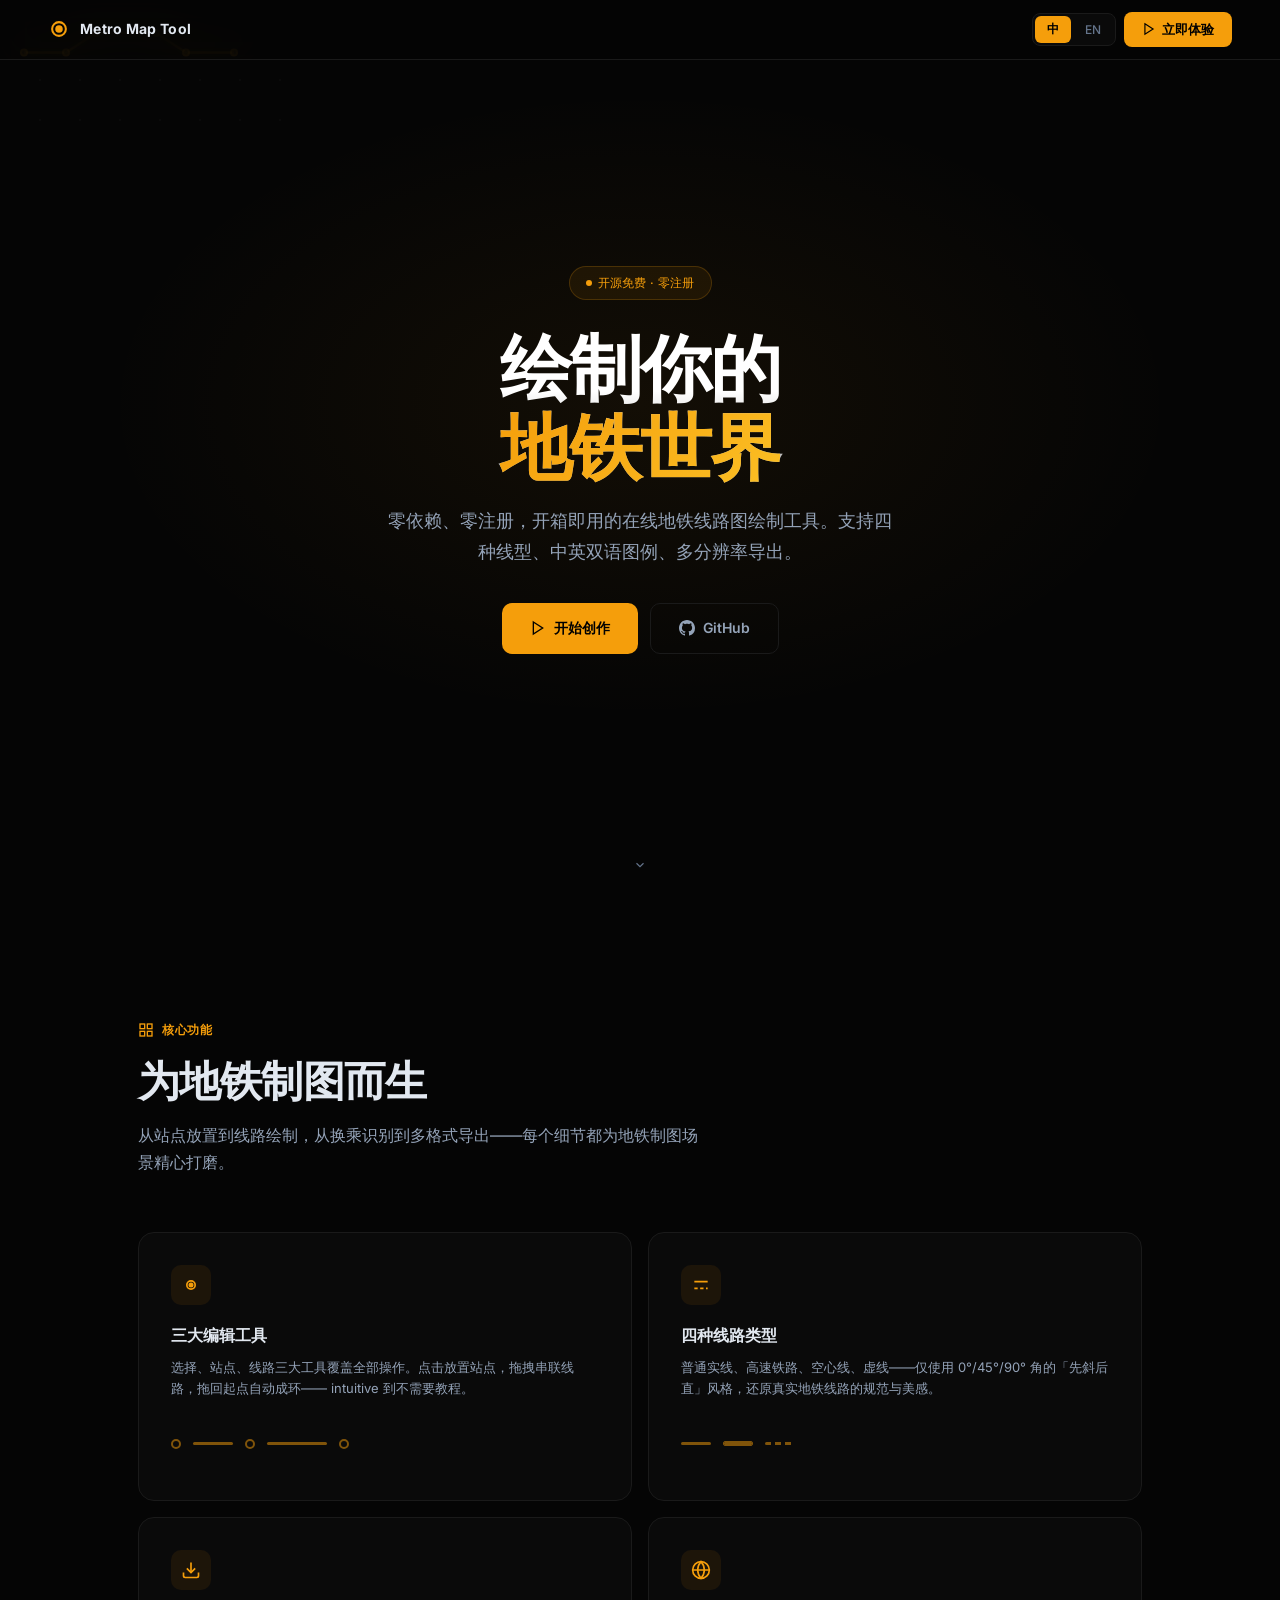
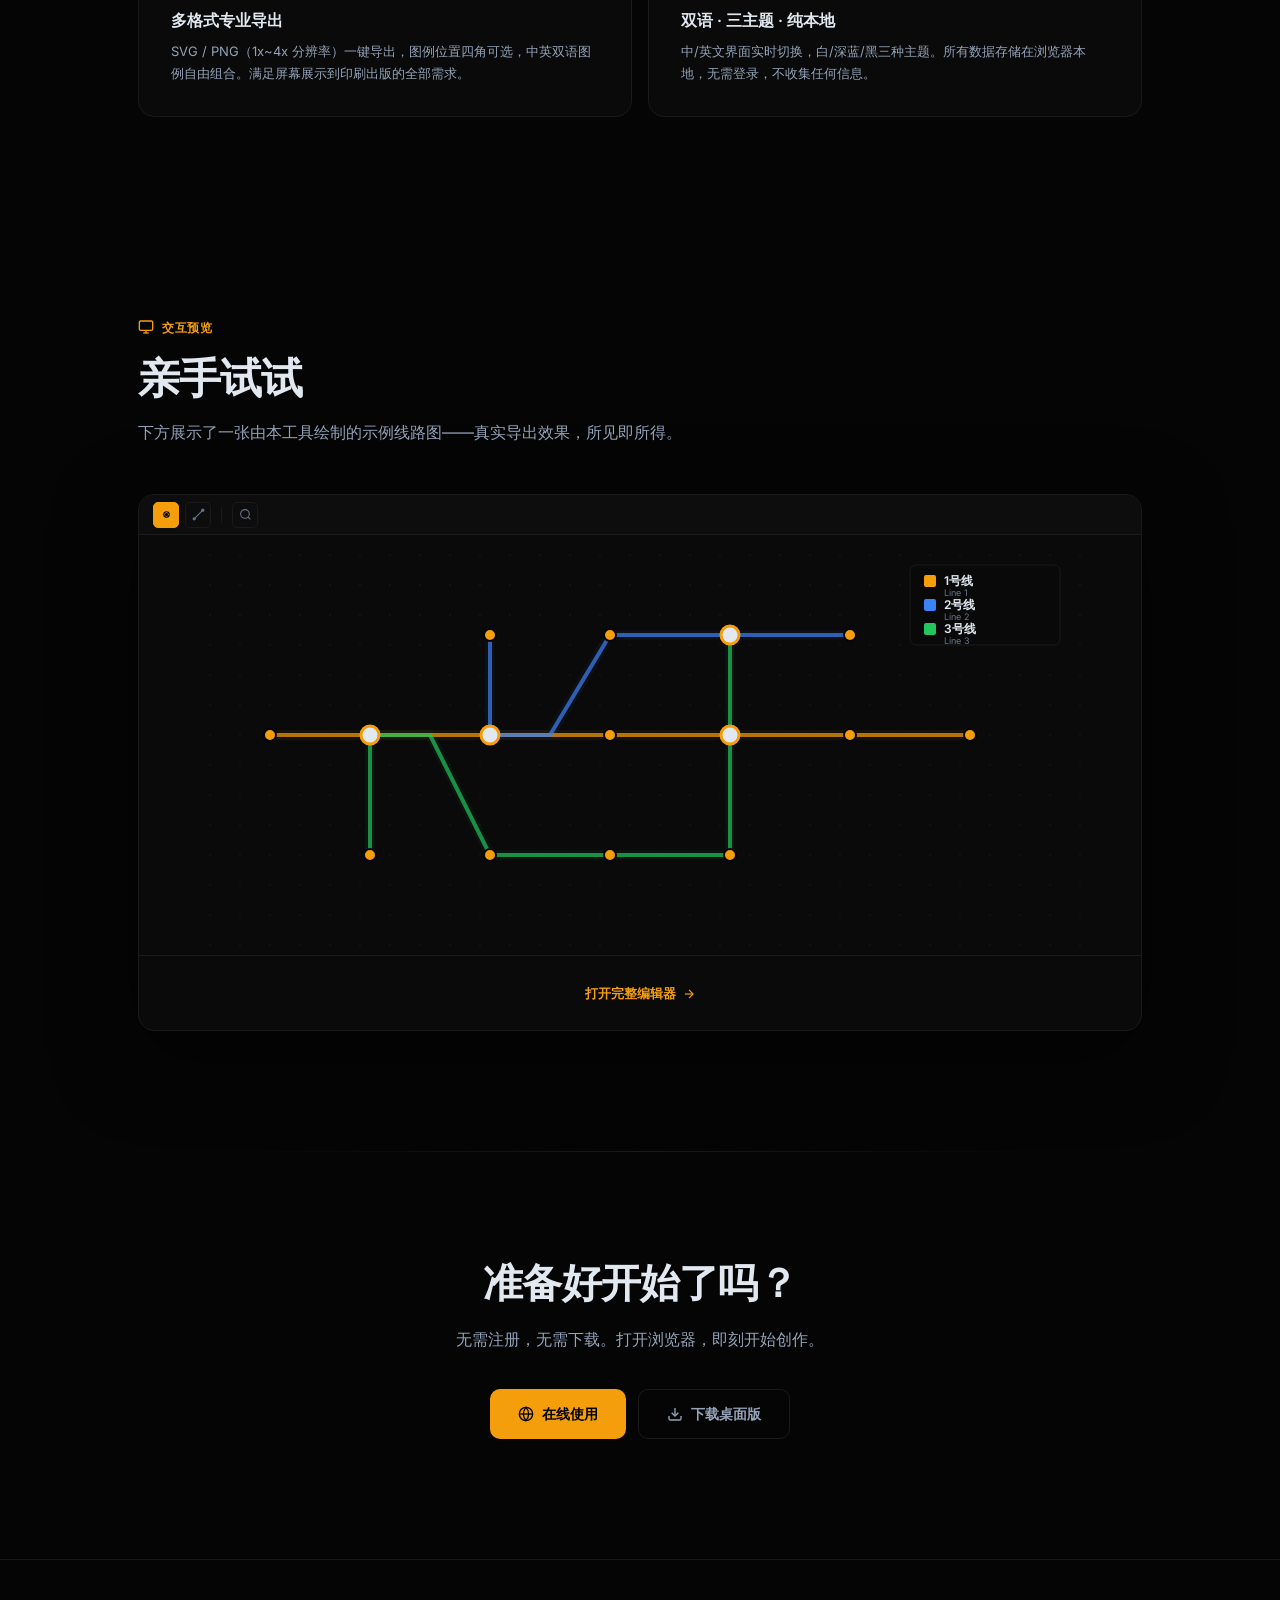
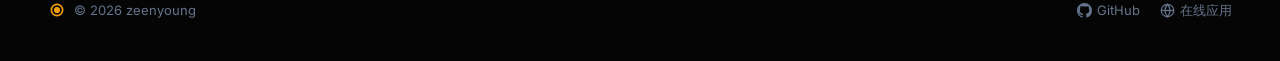
<file: website.html>
<!DOCTYPE html>
<html lang="zh-CN">
<head>
<meta charset="UTF-8">
<meta name="viewport" content="width=device-width, initial-scale=1.0">
<title>Metro Line Map Drawing Tool - 地铁线路图绘制工具</title>
<meta name="description" content="零依赖、零注册，开箱即用的在线地铁线路图绘制工具。Zero dependencies, no registration, start drawing instantly.">
<link rel="icon" type="image/svg+xml" href="assets/icons/favicon.svg">
<link rel="preconnect" href="https://fonts.googleapis.com">
<link rel="preconnect" href="https://fonts.gstatic.com" crossorigin>
<link href="https://fonts.googleapis.com/css2?family=Inter:wght@400;500;600;700;800&display=swap" rel="stylesheet">
<style>
/* ===== Reset & Base ===== */
*,*::before,*::after{margin:0;padding:0;box-sizing:border-box;-webkit-user-select:none;-moz-user-select:none;-ms-user-select:none;user-select:none;-webkit-tap-highlight-color:transparent;-webkit-touch-callout:none}
html{scroll-behavior:smooth}
body{font-family:'Inter','Microsoft YaHei',system-ui,sans-serif;background:#050505;color:#e2e8f0;line-height:1.6;overflow-x:hidden;-webkit-font-smoothing:antialiased;-webkit-user-select:none;user-select:none;-webkit-touch-callout:none}
a{text-decoration:none;color:inherit}
button{border:none;background:none;cursor:pointer;font-family:inherit}
img,svg{display:block;-webkit-user-drag:none;user-drag:none;pointer-events:none}
#demoSvg,#demoSvg *{pointer-events:auto}
input,textarea,select,button{-webkit-user-select:none;user-select:none;-webkit-appearance:none;appearance:none;outline:none}
::selection{background:transparent;color:inherit}
::-moz-selection{background:transparent;color:inherit}
::-webkit-selection{background:transparent;color:inherit}

/* ===== Variables ===== */
:root{
  --accent:#f59e0b;--accent-hover:#d97706;--accent-glow:rgba(245,158,11,.15);
  --bg:#050505;--bg-card:#0a0a0a;--bg-card-hover:#111;
  --border:#1a1a1a;--border-hover:#2a2a2a;
  --text:#e2e8f0;--text-secondary:#94a3b8;--text-muted:#64748b;
  --radius:12px;--radius-lg:16px;
}

/* ===== Nav ===== */
.nav{position:fixed;top:0;left:0;right:0;height:60px;display:flex;align-items:center;justify-content:space-between;padding:0 clamp(20px,4vw,48px);background:rgba(5,5,5,.7);backdrop-filter:blur(20px) saturate(1.2);border-bottom:1px solid var(--border);z-index:100;transition:transform .3s;white-space:nowrap}
.nav-brand{display:flex;align-items:center;gap:10px;font-weight:700;font-size:14px;letter-spacing:.3px;color:var(--text);white-space:nowrap;flex-shrink:0}
.nav-brand svg{width:22px;height:22px;color:var(--accent);flex-shrink:0}
.nav-right{display:flex;align-items:center;gap:8px;flex-shrink:0}
.lang-toggle{display:flex;background:var(--bg-card);border:1px solid var(--border);border-radius:8px;padding:2px;gap:2px;flex-shrink:0}
.lang-btn{padding:5px 12px;font-size:12px;font-weight:500;color:var(--text-muted);border-radius:6px;transition:all .2s;white-space:nowrap}
.lang-btn.active{background:var(--accent);color:#000;font-weight:600}
.lang-btn:hover:not(.active){color:var(--text)}
.nav-cta{padding:7px 18px;background:var(--accent);color:#000;border-radius:8px;font-size:13px;font-weight:600;transition:all .2s;display:inline-flex;align-items:center;gap:6px;white-space:nowrap;flex-shrink:0}
.nav-cta:hover{background:var(--accent-hover);box-shadow:0 0 0 3px var(--accent-glow)}
.nav-cta svg{width:14px;height:14px}

/* ===== Hero ===== */
.hero{position:relative;min-height:100vh;display:flex;align-items:center;justify-content:center;padding:80px 24px 60px;overflow:hidden}
.hero-canvas{position:absolute;inset:0;z-index:0}
.hero-gradient{position:absolute;inset:0;background:radial-gradient(ellipse 60% 50% at 50% 45%,rgba(245,158,11,.06),transparent 70%);z-index:1}
.hero-content{position:relative;z-index:2;text-align:center;max-width:720px}
.hero-badge{display:inline-flex;align-items:center;gap:6px;padding:6px 16px;background:rgba(245,158,11,.08);border:1px solid rgba(245,158,11,.2);border-radius:20px;font-size:12px;font-weight:500;color:var(--accent);margin-bottom:28px;letter-spacing:.3px;white-space:nowrap}
.hero-badge .dot{width:6px;height:6px;border-radius:50%;background:var(--accent);animation:pulse 2s ease-in-out infinite}
@keyframes pulse{0%,100%{opacity:1;transform:scale(1)}50%{opacity:.5;transform:scale(.8)}}
.hero h1{font-size:clamp(40px,7vw,72px);font-weight:800;letter-spacing:-.03em;line-height:1.1;margin-bottom:20px;background:linear-gradient(180deg,#fff 40%,rgba(255,255,255,.6));-webkit-background-clip:text;-webkit-text-fill-color:transparent;background-clip:text}
.hero h1 .accent{background:linear-gradient(135deg,var(--accent),#fbbf24);-webkit-background-clip:text;background-clip:text}
.hero p{font-size:clamp(15px,2vw,18px);color:var(--text-secondary);max-width:520px;margin:0 auto 36px;line-height:1.7}
.hero-actions{display:flex;gap:12px;justify-content:center;flex-wrap:wrap}
.btn-hero{padding:13px 28px;border-radius:10px;font-size:14px;font-weight:600;display:inline-flex;align-items:center;gap:8px;transition:all .25s;white-space:nowrap}
.btn-hero svg{width:16px;height:16px}
.btn-hero-primary{background:var(--accent);color:#000}
.btn-hero-primary:hover{background:var(--accent-hover);box-shadow:0 0 0 4px var(--accent-glow);transform:translateY(-2px)}
.btn-hero-ghost{border:1px solid var(--border);color:var(--text-secondary)}
.btn-hero-ghost:hover{border-color:var(--border-hover);color:var(--text);background:rgba(255,255,255,.03)}
.scroll-hint{position:absolute;bottom:28px;left:50%;transform:translateX(-50%);z-index:2;display:flex;flex-direction:column;align-items:center;gap:6px;color:var(--text-muted);font-size:11px;letter-spacing:1px;animation:bounce 2.5s ease-in-out infinite}
@keyframes bounce{0%,100%{transform:translateX(-50%) translateY(0)}50%{transform:translateX(-50%) translateY(6px)}}

/* ===== Sections ===== */
.section{padding:120px clamp(20px,4vw,48px);max-width:1100px;margin:0 auto}
.section-label{display:inline-flex;align-items:center;gap:8px;font-size:12px;font-weight:600;color:var(--accent);letter-spacing:.5px;text-transform:uppercase;margin-bottom:16px;white-space:nowrap}
.section-label svg{width:16px;height:16px}
.section-title{font-size:clamp(28px,4vw,42px);font-weight:700;letter-spacing:-.02em;line-height:1.2;margin-bottom:16px}
.section-desc{font-size:16px;color:var(--text-secondary);max-width:560px;line-height:1.7}

/* ===== Features Grid ===== */
.features{display:grid;grid-template-columns:repeat(2,1fr);gap:16px;margin-top:56px}
.feature-card{position:relative;padding:32px;background:var(--bg-card);border:1px solid var(--border);border-radius:var(--radius-lg);transition:all .35s;overflow:hidden}
.feature-card::before{content:'';position:absolute;inset:-1px;border-radius:inherit;background:linear-gradient(135deg,rgba(245,158,11,.15),transparent 50%);opacity:0;transition:opacity .35s;z-index:0;pointer-events:none}
.feature-card:hover{border-color:var(--border-hover);transform:translateY(-4px);background:var(--bg-card-hover)}
.feature-card:hover::before{opacity:1}
.feature-card>*{position:relative;z-index:1}
.feature-icon{width:40px;height:40px;display:flex;align-items:center;justify-content:center;background:rgba(245,158,11,.08);border-radius:10px;color:var(--accent);margin-bottom:18px}
.feature-icon svg{width:20px;height:20px}
.feature-card h3{font-size:16px;font-weight:600;margin-bottom:8px;white-space:nowrap;overflow:hidden;text-overflow:ellipsis}
.feature-card p{font-size:13px;color:var(--text-secondary);line-height:1.65}
.feature-preview{margin-top:20px;height:48px;display:flex;align-items:center;gap:12px;opacity:.5;transition:opacity .35s}
.feature-card:hover .feature-preview{opacity:1}
.preview-line{height:3px;border-radius:2px;background:var(--accent)}
.preview-dot{width:10px;height:10px;border-radius:50%;border:2px solid var(--accent);flex-shrink:0}

/* ===== Demo Section ===== */
.demo-section{padding:80px clamp(20px,4vw,48px) 120px;max-width:1100px;margin:0 auto}
.demo-container{position:relative;margin-top:48px;background:var(--bg-card);border:1px solid var(--border);border-radius:var(--radius-lg);overflow:hidden;box-shadow:0 24px 80px rgba(0,0,0,.5)}
.demo-toolbar{height:40px;background:#0d0d0d;border-bottom:1px solid var(--border);display:flex;align-items:center;padding:0 14px;gap:6px}
.demo-tool{width:26px;height:26px;display:flex;align-items:center;justify-content:center;border:1px solid var(--border);border-radius:5px;color:var(--text-muted);transition:all .2s}
.demo-tool.active{background:var(--accent);color:#000;border-color:var(--accent)}
.demo-tool svg{width:13px;height:13px}
.demo-divider{width:1px;height:16px;background:var(--border);margin:0 4px}
.demo-canvas-wrap{position:relative;height:420px;overflow:hidden;background:#0a0a0a}
.demo-canvas-wrap svg{width:100%;height:100%}
.demo-tooltip{position:absolute;padding:6px 12px;background:rgba(0,0,0,.85);border:1px solid var(--border);border-radius:6px;font-size:11px;color:var(--text);pointer-events:none;opacity:0;transition:opacity .15s;white-space:nowrap;z-index:10}
.demo-cta{text-align:center;padding:24px;border-top:1px solid var(--border)}
.demo-cta a{color:var(--accent);font-size:13px;font-weight:600;display:inline-flex;align-items:center;gap:6px;transition:all .2s;white-space:nowrap}
.demo-cta a:hover{gap:10px}
.demo-cta a svg{width:14px;height:14px}

/* ===== CTA Section ===== */
.cta-section{text-align:center;padding:100px 24px 120px;position:relative}
.cta-section::before{content:'';position:absolute;top:0;left:50%;transform:translateX(-50%);width:60%;height:1px;background:linear-gradient(90deg,transparent,var(--border),transparent)}
.cta-section h2{font-size:clamp(28px,4vw,40px);font-weight:700;letter-spacing:-.02em;margin-bottom:12px}
.cta-section p{color:var(--text-secondary);font-size:16px;margin-bottom:36px;max-width:480px;margin-left:auto;margin-right:auto}
.cta-buttons{display:flex;gap:12px;justify-content:center;flex-wrap:wrap}

/* ===== Footer ===== */
.footer{padding:40px clamp(20px,4vw,48px);border-top:1px solid var(--border);display:flex;align-items:center;justify-content:space-between;flex-wrap:wrap;gap:16px}
.footer-left{display:flex;align-items:center;gap:8px;font-size:13px;color:var(--text-muted)}
.footer-left svg{width:18px;height:18px;color:var(--accent)}
.footer-links{display:flex;gap:20px}
.footer-links a{font-size:13px;color:var(--text-muted);display:flex;align-items:center;gap:5px;transition:color .2s;white-space:nowrap}
.footer-links a:hover{color:var(--accent)}
.footer-links svg{width:15px;height:15px}

/* ===== Disable all selection & context menu ===== */
body{-webkit-user-select:none!important;user-select:none!important;-webkit-touch-callout:none!important}

/* ===== Scroll Reveal ===== */
.reveal{opacity:0;transform:translateY(30px);transition:opacity .7s ease,transform .7s ease}
.reveal.visible{opacity:1;transform:translateY(0)}

/* ===== Responsive ===== */
@media(max-width:768px){
  .features{grid-template-columns:1fr}
  .demo-canvas-wrap{height:300px}
  .hero-actions{flex-direction:column;align-items:center}
  .nav-cta span{display:none}
  .nav-cta{padding:7px 12px}
  .footer{flex-direction:column;text-align:center}
  .section-title{white-space:normal}
}
@media(max-width:480px){
  .section{padding:80px 16px}
  .feature-card{padding:24px}
}
</style>
</head>
<body>

<!-- Nav -->
<nav class="nav">
  <a href="#" class="nav-brand">
    <svg viewBox="0 0 16 16" fill="none" stroke="currentColor" stroke-width="1.5"><circle cx="8" cy="8" r="5"/><circle cx="8" cy="8" r="2" fill="currentColor"/></svg>
    <span data-i18n="brand">Metro Map Tool</span>
  </a>
  <div class="nav-right">
    <div class="lang-toggle">
      <button class="lang-btn active" data-lang="zh">中</button>
      <button class="lang-btn" data-lang="en">EN</button>
    </div>
    <a href="https://zeenyonug.github.io/Metro-Line-Map-Drawing-Tool/" target="_blank" class="nav-cta">
      <svg viewBox="0 0 24 24" fill="none" stroke="currentColor" stroke-width="2"><polygon points="5 3 19 12 5 21 5 3"/></svg>
      <span data-i18n="navCta">立即体验</span>
    </a>
  </div>
</nav>

<!-- Hero -->
<section class="hero">
  <canvas class="hero-canvas" id="heroCanvas"></canvas>
  <div class="hero-gradient"></div>
  <div class="hero-content">
    <div class="hero-badge"><span class="dot"></span><span data-i18n="badge">开源免费 · 零注册</span></div>
    <h1 data-i18n-html="heroTitle">绘制你的<br><span class="accent">地铁世界</span></h1>
    <p data-i18n="heroDesc">零依赖、零注册，开箱即用的在线地铁线路图绘制工具。支持四种线型、中英双语图例、多分辨率导出。</p>
    <div class="hero-actions">
      <a href="https://zeenyonug.github.io/Metro-Line-Map-Drawing-Tool/" target="_blank" class="btn-hero btn-hero-primary">
        <svg viewBox="0 0 24 24" fill="none" stroke="currentColor" stroke-width="2"><polygon points="5 3 19 12 5 21 5 3"/></svg>
        <span data-i18n="heroCta">开始创作</span>
      </a>
      <a href="https://github.com/zeenyonug/Metro-Line-Map-Drawing-Tool" target="_blank" class="btn-hero btn-hero-ghost">
        <svg viewBox="0 0 24 24" fill="currentColor"><path d="M12 0C5.37 0 0 5.37 0 12c0 5.31 3.435 9.795 8.205 11.385.6.105.825-.255.825-.57 0-.285-.015-1.23-.015-2.235-3.015.555-3.795-.735-4.035-1.41-.135-.345-.72-1.41-1.23-1.695-.42-.225-1.02-.78-.015-.795.945-.015 1.62.87 1.845 1.23 1.08 1.815 2.805 1.305 3.495.99.105-.78.42-1.305.765-1.605-2.67-.3-5.46-1.335-5.46-5.925 0-1.305.465-2.385 1.23-3.225-.12-.3-.54-1.53.12-3.18 0 0 1.005-.315 3.3 1.23.96-.27 1.98-.405 3-.405s2.04.135 3 .405c2.295-1.56 3.3-1.23 3.3-1.23.66 1.65.24 2.88.12 3.18.765.84 1.23 1.905 1.23 3.225 0 4.605-2.805 5.625-5.475 5.925.435.375.81 1.095.81 2.22 0 1.605-.015 2.895-.015 3.3 0 .315.225.69.825.57A12.02 12.02 0 0024 12c0-6.63-5.37-12-12-12z"/></svg>
        <span>GitHub</span>
      </a>
    </div>
  </div>
  <div class="scroll-hint">
    <svg viewBox="0 0 24 24" fill="none" stroke="currentColor" stroke-width="2" style="width:14px;height:14px"><polyline points="6 9 12 15 18 9"/></svg>
  </div>
</section>

<!-- Features -->
<section class="section">
  <div class="reveal">
    <div class="section-label">
      <svg viewBox="0 0 24 24" fill="none" stroke="currentColor" stroke-width="2"><rect x="3" y="3" width="7" height="7"/><rect x="14" y="3" width="7" height="7"/><rect x="3" y="14" width="7" height="7"/><rect x="14" y="14" width="7" height="7"/></svg>
      <span data-i18n="featLabel">核心功能</span>
    </div>
    <h2 class="section-title" data-i18n="featTitle">为地铁制图而生</h2>
    <p class="section-desc" data-i18n="featDesc">从站点放置到线路绘制，从换乘识别到多格式导出——每个细节都为地铁制图场景精心打磨。</p>
  </div>
  <div class="features reveal">
    <div class="feature-card">
      <div class="feature-icon"><svg viewBox="0 0 24 24" fill="none" stroke="currentColor" stroke-width="2"><circle cx="12" cy="12" r="5"/><circle cx="12" cy="12" r="2" fill="currentColor"/></svg></div>
      <h3 data-i18n="f1t">三大编辑工具</h3>
      <p data-i18n="f1d">选择、站点、线路三大工具覆盖全部操作。点击放置站点，拖拽串联线路，拖回起点自动成环—— intuitive 到不需要教程。</p>
      <div class="feature-preview">
        <div class="preview-dot"></div><div class="preview-line" style="width:40px"></div>
        <div class="preview-dot"></div><div class="preview-line" style="width:60px"></div>
        <div class="preview-dot"></div>
      </div>
    </div>
    <div class="feature-card">
      <div class="feature-icon"><svg viewBox="0 0 24 24" fill="none" stroke="currentColor" stroke-width="2"><line x1="4" y1="8" x2="20" y2="8"/><line x1="4" y1="16" x2="20" y2="16" stroke-dasharray="4 3"/></svg></div>
      <h3 data-i18n="f2t">四种线路类型</h3>
      <p data-i18n="f2d">普通实线、高速铁路、空心线、虚线——仅使用 0°/45°/90° 角的「先斜后直」风格，还原真实地铁线路的规范与美感。</p>
      <div class="feature-preview">
        <div class="preview-line" style="width:30px;height:3px"></div>
        <div class="preview-line" style="width:30px;height:5px;background:linear-gradient(var(--accent),var(--accent)) border-box;border:1px solid var(--accent);background-clip:padding-box"></div>
        <div class="preview-line" style="width:30px;height:3px;background:repeating-linear-gradient(90deg,var(--accent) 0 6px,transparent 6px 10px)"></div>
      </div>
    </div>
    <div class="feature-card">
      <div class="feature-icon"><svg viewBox="0 0 24 24" fill="none" stroke="currentColor" stroke-width="2"><path d="M21 15v4a2 2 0 0 1-2 2H5a2 2 0 0 1-2-2v-4"/><polyline points="7 10 12 15 17 10"/><line x1="12" y1="15" x2="12" y2="3"/></svg></div>
      <h3 data-i18n="f3t">多格式专业导出</h3>
      <p data-i18n="f3d">SVG / PNG（1x~4x 分辨率）一键导出，图例位置四角可选，中英双语图例自由组合。满足屏幕展示到印刷出版的全部需求。</p>
    </div>
    <div class="feature-card">
      <div class="feature-icon"><svg viewBox="0 0 24 24" fill="none" stroke="currentColor" stroke-width="2"><circle cx="12" cy="12" r="10"/><path d="M2 12h20M12 2a15.3 15.3 0 0 1 4 10 15.3 15.3 0 0 1-4 10 15.3 15.3 0 0 1-4-10 15.3 15.3 0 0 1 4-10z"/></svg></div>
      <h3 data-i18n="f4t">双语 · 三主题 · 纯本地</h3>
      <p data-i18n="f4d">中/英文界面实时切换，白/深蓝/黑三种主题。所有数据存储在浏览器本地，无需登录，不收集任何信息。</p>
    </div>
  </div>
</section>

<!-- Interactive Demo -->
<section class="demo-section">
  <div class="reveal">
    <div class="section-label">
      <svg viewBox="0 0 24 24" fill="none" stroke="currentColor" stroke-width="2"><rect x="2" y="3" width="20" height="14" rx="2"/><line x1="8" y1="21" x2="16" y2="21"/><line x1="12" y1="17" x2="12" y2="21"/></svg>
      <span data-i18n="demoLabel">交互预览</span>
    </div>
    <h2 class="section-title" data-i18n="demoTitle">亲手试试</h2>
    <p class="section-desc" data-i18n="demoDesc">下方展示了一张由本工具绘制的示例线路图——真实导出效果，所见即所得。</p>
  </div>
  <div class="demo-container reveal">
    <div class="demo-toolbar">
      <div class="demo-tool active"><svg viewBox="0 0 24 24" fill="none" stroke="currentColor" stroke-width="2"><circle cx="12" cy="12" r="5"/><circle cx="12" cy="12" r="2" fill="currentColor"/></svg></div>
      <div class="demo-tool"><svg viewBox="0 0 24 24" fill="none" stroke="currentColor" stroke-width="2"><line x1="4" y1="20" x2="20" y2="4"/><circle cx="4" cy="20" r="2" fill="currentColor"/><circle cx="20" cy="4" r="2" fill="currentColor"/></svg></div>
      <div class="demo-divider"></div>
      <div class="demo-tool"><svg viewBox="0 0 24 24" fill="none" stroke="currentColor" stroke-width="2"><circle cx="11" cy="11" r="8"/><line x1="21" y1="21" x2="16.65" y2="16.65"/></svg></div>
    </div>
    <div class="demo-canvas-wrap" id="demoWrap">
      <svg id="demoSvg" viewBox="0 0 900 420"></svg>
    </div>
    <div class="demo-cta">
      <a href="https://zeenyonug.github.io/Metro-Line-Map-Drawing-Tool/" target="_blank">
        <span data-i18n="demoCta">打开完整编辑器</span>
        <svg viewBox="0 0 24 24" fill="none" stroke="currentColor" stroke-width="2"><line x1="5" y1="12" x2="19" y2="12"/><polyline points="12 5 19 12 12 19"/></svg>
      </a>
    </div>
  </div>
</section>

<!-- CTA -->
<section class="cta-section reveal">
  <h2 data-i18n="ctaTitle">准备好开始了吗？</h2>
  <p data-i18n="ctaDesc">无需注册，无需下载。打开浏览器，即刻开始创作。</p>
  <div class="cta-buttons">
    <a href="https://zeenyonug.github.io/Metro-Line-Map-Drawing-Tool/" target="_blank" class="btn-hero btn-hero-primary">
      <svg viewBox="0 0 24 24" fill="none" stroke="currentColor" stroke-width="2"><circle cx="12" cy="12" r="10"/><line x1="2" y1="12" x2="22" y2="12"/><path d="M12 2a15.3 15.3 0 0 1 4 10 15.3 15.3 0 0 1-4 10 15.3 15.3 0 0 1-4-10 15.3 15.3 0 0 1 4-10z"/></svg>
      <span data-i18n="ctaOnline">在线使用</span>
    </a>
    <a href="https://github.com/zeenyonug/Metro-Line-Map-Drawing-Tool/releases" target="_blank" class="btn-hero btn-hero-ghost">
      <svg viewBox="0 0 24 24" fill="none" stroke="currentColor" stroke-width="2"><path d="M21 15v4a2 2 0 0 1-2 2H5a2 2 0 0 1-2-2v-4"/><polyline points="7 10 12 15 17 10"/><line x1="12" y1="15" x2="12" y2="3"/></svg>
      <span data-i18n="ctaDownload">下载桌面版</span>
    </a>
  </div>
</section>

<!-- Footer -->
<footer class="footer">
  <div class="footer-left">
    <svg viewBox="0 0 16 16" fill="none" stroke="currentColor" stroke-width="1.5"><circle cx="8" cy="8" r="5"/><circle cx="8" cy="8" r="2" fill="currentColor"/></svg>
    <span>© 2026 zeenyoung</span>
  </div>
  <div class="footer-links">
    <a href="https://github.com/zeenyonug/Metro-Line-Map-Drawing-Tool" target="_blank">
      <svg viewBox="0 0 24 24" fill="currentColor"><path d="M12 0C5.37 0 0 5.37 0 12c0 5.31 3.435 9.795 8.205 11.385.6.105.825-.255.825-.57 0-.285-.015-1.23-.015-2.235-3.015.555-3.795-.735-4.035-1.41-.135-.345-.72-1.41-1.23-1.695-.42-.225-1.02-.78-.015-.795.945-.015 1.62.87 1.845 1.23 1.08 1.815 2.805 1.305 3.495.99.105-.78.42-1.305.765-1.605-2.67-.3-5.46-1.335-5.46-5.925 0-1.305.465-2.385 1.23-3.225-.12-.3-.54-1.53.12-3.18 0 0 1.005-.315 3.3 1.23.96-.27 1.98-.405 3-.405s2.04.135 3 .405c2.295-1.56 3.3-1.23 3.3-1.23.66 1.65.24 2.88.12 3.18.765.84 1.23 1.905 1.23 3.225 0 4.605-2.805 5.625-5.475 5.925.435.375.81 1.095.81 2.22 0 1.605-.015 2.895-.015 3.3 0 .315.225.69.825.57A12.02 12.02 0 0024 12c0-6.63-5.37-12-12-12z"/></svg>
      GitHub
    </a>
    <a href="https://zeenyonug.github.io/Metro-Line-Map-Drawing-Tool/" target="_blank">
      <svg viewBox="0 0 24 24" fill="none" stroke="currentColor" stroke-width="2"><circle cx="12" cy="12" r="10"/><line x1="2" y1="12" x2="22" y2="12"/><path d="M12 2a15.3 15.3 0 0 1 4 10 15.3 15.3 0 0 1-4 10 15.3 15.3 0 0 1-4-10 15.3 15.3 0 0 1 4-10z"/></svg>
      <span data-i18n="footerApp">在线应用</span>
    </a>
  </div>
</footer>

<script>
/* ===== i18n ===== */
const i18n={zh:{brand:'Metro Map Tool',navCta:'立即体验',badge:'开源免费 · 零注册',heroTitle:'绘制你的<br><span class="accent">地铁世界</span>',heroDesc:'零依赖、零注册，开箱即用的在线地铁线路图绘制工具。支持四种线型、中英双语图例、多分辨率导出。',heroCta:'开始创作',featLabel:'核心功能',featTitle:'为地铁制图而生',featDesc:'从站点放置到线路绘制，从换乘识别到多格式导出——每个细节都为地铁制图场景精心打磨。',f1t:'三大编辑工具',f1d:'选择、站点、线路三大工具覆盖全部操作。点击放置站点，拖拽串联线路，拖回起点自动成环——intuitive 到不需要教程。',f2t:'四种线路类型',f2d:'普通实线、高速铁路、空心线、虚线——仅使用 0°/45°/90° 角的「先斜后直」风格，还原真实地铁线路的规范与美感。',f3t:'多格式专业导出',f3d:'SVG / PNG（1x~4x 分辨率）一键导出，图例位置四角可选，中英双语图例自由组合。满足屏幕展示到印刷出版的全部需求。',f4t:'双语 · 三主题 · 纯本地',f4d:'中/英文界面实时切换，白/深蓝/黑三种主题。所有数据存储在浏览器本地，无需登录，不收集任何信息。',demoLabel:'效果预览',demoTitle:'真实导出效果',demoDesc:'下方展示了一张由本工具绘制的示例线路图——真实导出效果，所见即所得。',demoCta:'打开完整编辑器',ctaTitle:'准备好开始了吗？',ctaDesc:'无需注册，无需下载。打开浏览器，即刻开始创作。',ctaOnline:'在线使用',ctaDownload:'下载桌面版',footerApp:'在线应用'},en:{brand:'Metro Map Tool',navCta:'Try Now',badge:'Open Source · No Registration',heroTitle:'Draw Your<br><span class="accent">Metro World</span>',heroDesc:'Zero dependencies, no registration. An online metro line map drawing tool with 4 line types, bilingual legends, and multi-resolution export.',heroCta:'Start Creating',featLabel:'Core Features',featTitle:'Built for Metro Mapping',featDesc:'From station placement to line drawing, transfer detection to multi-format export — every detail is crafted for metro cartography.',f1t:'Three Editing Tools',f1d:'Select, Station, and Line tools cover every operation. Click to place stations, drag to connect lines, drag back to form loops — so intuitive, no tutorial needed.',f2t:'Four Line Types',f2d:'Solid, high-speed rail, hollow, and dashed — using only 0°/45°/90° angles in a "diagonal first, then straight" style that mirrors real metro design standards.',f3t:'Professional Multi-Format Export',f3d:'Export as SVG or PNG (1x–4x resolution). Customizable legend position and bilingual options. From screen display to print publishing.',f4t:'Bilingual · 3 Themes · Local-First',f4d:'Switch between Chinese and English instantly. Three themes: white, dark blue, black. All data stored locally — no login, no tracking.',demoLabel:'Preview',demoTitle:'Real Export Result',demoDesc:'Below is a sample metro map drawn with this tool — real export output, what you see is what you get.',demoCta:'Open Full Editor',ctaTitle:'Ready to Start?',ctaDesc:'No registration, no download. Open your browser and start creating.',ctaOnline:'Use Online',ctaDownload:'Download Desktop',footerApp:'Web App'}};
let lang='zh';
function applyLang(l){lang=l;const d=i18n[l];document.documentElement.lang=l==='zh'?'zh-CN':'en';document.querySelectorAll('[data-i18n]').forEach(e=>{const k=e.dataset.i18n;if(d[k]!==undefined)e.textContent=d[k]});document.querySelectorAll('[data-i18n-html]').forEach(e=>{const k=e.dataset.i18nHtml;if(d[k]!==undefined)e.innerHTML=d[k]});document.querySelectorAll('.lang-btn').forEach(b=>b.classList.toggle('active',b.dataset.lang===l))}
document.querySelectorAll('.lang-btn').forEach(b=>b.addEventListener('click',()=>applyLang(b.dataset.lang)));

/* ===== Hero Canvas Animation ===== */
(function(){
const c=document.getElementById('heroCanvas'),ctx=c.getContext('2d');
let w,h,dpr;
function resize(){dpr=window.devicePixelRatio||1;w=c.clientWidth;h=c.clientHeight;c.width=w*dpr;c.height=h*dpr;ctx.scale(dpr,dpr)}
resize();window.addEventListener('resize',resize);

// Metro line definitions
const lines=[
  {color:'#f59e0b',pts:[[.08,.35],[.22,.35],[.32,.22],[.52,.22],[.62,.35],[.78,.35],[.88,.22]]},
  {color:'#3b82f6',pts:[[.12,.65],[.28,.65],[.38,.52],[.58,.52],[.68,.65],[.82,.65],[.92,.52]]},
  {color:'#22c55e',pts:[[.35,.12],[.35,.35],[.35,.52],[.35,.72],[.5,.82]]},
  {color:'#a855f7',pts:[[.65,.15],[.65,.35],[.65,.52],[.65,.72],[.5,.82]]}
];
let progress=0;const speed=0.003;

function draw(){
  ctx.clearRect(0,0,w,h);
  // Draw grid dots
  ctx.fillStyle='rgba(255,255,255,0.03)';
  const gs=40;
  for(let x=gs;x<w;x+=gs)for(let y=gs;y<h;y+=gs){ctx.beginPath();ctx.arc(x,y,1,0,Math.PI*2);ctx.fill()}

  progress=Math.min(progress+speed,1);
  const totalPts=lines.reduce((a,l)=>a+l.pts.length,0);
  let drawn=0;

  lines.forEach(line=>{
    const pts=line.pts.map(p=>[p[0]*w,p[1]*h]);
    const lineProgress=Math.min(Math.max((progress*totalPts-drawn)/pts.length,0),1);
    drawn+=pts.length;
    if(lineProgress<=0)return;

    // Draw line
    ctx.strokeStyle=line.color;ctx.lineWidth=2.5;ctx.globalAlpha=0.25*lineProgress;
    ctx.beginPath();ctx.moveTo(pts[0][0],pts[0][1]);
    const drawCount=Math.floor(lineProgress*(pts.length-1))+1;
    for(let i=1;i<drawCount&&i<pts.length;i++){ctx.lineTo(pts[i][0],pts[i][1])}
    if(lineProgress>=1){ctx.closePath()}
    ctx.stroke();

    // Draw glow
    ctx.lineWidth=8;ctx.globalAlpha=0.04*lineProgress;
    ctx.stroke();

    // Draw stations
    ctx.globalAlpha=0.4*lineProgress;
    for(let i=0;i<Math.min(drawCount+1,pts.length);i++){
      const segP=(i)/(pts.length-1);
      if(segP>lineProgress)break;
      ctx.fillStyle=line.color;ctx.beginPath();ctx.arc(pts[i][0],pts[i][1],4,0,Math.PI*2);ctx.fill();
      ctx.fillStyle='#050505';ctx.beginPath();ctx.arc(pts[i][0],pts[i][1],2,0,Math.PI*2);ctx.fill();
    }
    ctx.globalAlpha=1;
  });

  if(progress<1)requestAnimationFrame(draw);
  else{
    // Gentle pulse loop
    let t=0;
    function pulse(){
      t+=0.01;ctx.clearRect(0,0,w,h);
      ctx.fillStyle='rgba(255,255,255,0.03)';
      for(let x=gs;x<w;x+=gs)for(let y=gs;y<h;y+=gs){ctx.beginPath();ctx.arc(x,y,1,0,Math.PI*2);ctx.fill()}
      lines.forEach(line=>{
        const pts=line.pts.map(p=>[p[0]*w,p[1]*h]);
        const a=0.2+0.08*Math.sin(t+line.pts[0][0]*5);
        ctx.strokeStyle=line.color;ctx.lineWidth=2.5;ctx.globalAlpha=a;
        ctx.beginPath();ctx.moveTo(pts[0][0],pts[0][1]);
        for(let i=1;i<pts.length;i++)ctx.lineTo(pts[i][0],pts[i][1]);
        ctx.closePath();ctx.stroke();
        ctx.lineWidth=8;ctx.globalAlpha=a*0.2;ctx.stroke();
        ctx.globalAlpha=a+0.15;
        pts.forEach(p=>{ctx.fillStyle=line.color;ctx.beginPath();ctx.arc(p[0],p[1],4,0,Math.PI*2);ctx.fill();ctx.fillStyle='#050505';ctx.beginPath();ctx.arc(p[0],p[1],2,0,Math.PI*2);ctx.fill()});
        ctx.globalAlpha=1;
      });
      requestAnimationFrame(pulse);
    }
    pulse();
  }
}
requestAnimationFrame(draw);
})();

/* ===== Demo Preview Map ===== */
(function(){
const svg=document.getElementById('demoSvg');

// Sample metro data
const stations=[
  {id:0,x:80,y:200,name:'西站',nameEn:'West Station',lines:[0]},
  {id:1,x:180,y:200,name:'市政府',nameEn:'City Hall',lines:[0,2]},
  {id:2,x:300,y:200,name:'中心广场',nameEn:'Central Plaza',lines:[0,1]},
  {id:3,x:420,y:200,name:'科技园',nameEn:'Tech Park',lines:[0]},
  {id:4,x:540,y:200,name:'大学城',nameEn:'University City',lines:[0,2]},
  {id:5,x:660,y:200,name:'体育中心',nameEn:'Sports Center',lines:[0]},
  {id:6,x:780,y:200,name:'东站',nameEn:'East Station',lines:[0]},
  {id:7,x:300,y:100,name:'北站',nameEn:'North Station',lines:[1]},
  {id:8,x:420,y:100,name:'会展中心',nameEn:'Convention Center',lines:[1]},
  {id:9,x:540,y:100,name:'商务区',nameEn:'Business District',lines:[1,2]},
  {id:10,x:660,y:100,name:'机场',nameEn:'Airport',lines:[1]},
  {id:11,x:180,y:320,name:'公园',nameEn:'Park',lines:[2]},
  {id:12,x:300,y:320,name:'医院',nameEn:'Hospital',lines:[2]},
  {id:13,x:420,y:320,name:'博物馆',nameEn:'Museum',lines:[2]},
  {id:14,x:540,y:320,name:'图书馆',nameEn:'Library',lines:[2]}
];

const metroLines=[
  {color:'#f59e0b',stationIds:[0,1,2,3,4,5,6]},
  {color:'#3b82f6',stationIds:[7,2,8,9,10]},
  {color:'#22c55e',stationIds:[11,1,12,13,14,9,4]}
];

// Build SVG
let html='<g id="demoGrid">';
for(let x=20;x<900;x+=30)for(let y=20;y<420;y+=30)html+=`<circle cx="${x}" cy="${y}" r="0.8" fill="rgba(148,163,184,0.1)"/>`;
html+='</g>';

// Lines
metroLines.forEach(line=>{
  const pts=line.stationIds.map(id=>stations[id]);
  let d=`M${pts[0].x} ${pts[0].y}`;
  for(let i=1;i<pts.length;i++){
    const prev=pts[i-1],cur=pts[i];
    const dx=cur.x-prev.x,dy=cur.y-prev.y;
    if(Math.abs(dx)>5&&Math.abs(dy)>5){
      const mx=prev.x+dx*0.5;
      d+=` L${mx} ${prev.y} L${cur.x} ${cur.y}`;
    }else{d+=` L${cur.x} ${cur.y}`}
  }
  html+=`<path d="${d}" fill="none" stroke="${line.color}" stroke-width="4" stroke-linecap="butt" stroke-linejoin="round" opacity="0.7"/>`;
  html+=`<path d="${d}" fill="none" stroke="${line.color}" stroke-width="10" stroke-linecap="butt" opacity="0.05"/>`;
});

// Stations (always visible, just like the real tool)
stations.forEach(s=>{
  const isTransfer=s.lines.length>1;
  const r=isTransfer?9:6;
  const fill=isTransfer?'#e2e8f0':'#f59e0b';
  const stroke=isTransfer?'#f59e0b':'#050505';
  const sw=isTransfer?3:2;
  html+=`<circle cx="${s.x}" cy="${s.y}" r="${r}" fill="${fill}" stroke="${stroke}" stroke-width="${sw}"/>`;
});

// Legend
html+=`<g transform="translate(720,30)">`;
html+=`<rect x="0" y="0" width="150" height="80" rx="6" fill="rgba(10,10,10,0.85)" stroke="#1a1a1a" stroke-width="1"/>`;
const legendItems=[{color:'#f59e0b',name:'1号线',nameEn:'Line 1'},{color:'#3b82f6',name:'2号线',nameEn:'Line 2'},{color:'#22c55e',name:'3号线',nameEn:'Line 3'}];
legendItems.forEach((item,i)=>{
  const y=16+i*24;
  html+=`<rect x="14" y="${y-6}" width="12" height="12" rx="2" fill="${item.color}"/>`;
  html+=`<text x="34" y="${y+4}" fill="#e2e8f0" font-size="12" font-weight="600">${item.name}</text>`;
  html+=`<text x="34" y="${y+15}" fill="#64748b" font-size="9">${item.nameEn}</text>`;
});
html+=`</g>`;

svg.innerHTML=html;
})();

/* ===== Scroll Reveal ===== */
const observer=new IntersectionObserver((entries)=>{entries.forEach(e=>{if(e.isIntersecting){e.target.classList.add('visible');observer.unobserve(e.target)}})},{threshold:0.15});
document.querySelectorAll('.reveal').forEach(el=>observer.observe(el));

/* ===== Disable context menu & selection events ===== */
document.addEventListener('contextmenu',e=>e.preventDefault());
document.addEventListener('copy',e=>e.preventDefault());
document.addEventListener('cut',e=>e.preventDefault());
document.addEventListener('paste',e=>e.preventDefault());
document.addEventListener('dragstart',e=>e.preventDefault());
document.addEventListener('selectstart',e=>e.preventDefault());
document.addEventListener('gesturestart',e=>e.preventDefault());
document.addEventListener('gesturechange',e=>e.preventDefault());
document.addEventListener('gestureend',e=>e.preventDefault());
let lastTouchEnd=0;
document.addEventListener('touchend',e=>{const now=Date.now();if(now-lastTouchEnd<=300)e.preventDefault();lastTouchEnd=now},{passive:false});

/* ===== Nav hide on scroll ===== */
let lastScroll=0;
window.addEventListener('scroll',()=>{const cur=window.scrollY;if(cur>80&&cur>lastScroll)document.querySelector('.nav').style.transform='translateY(-100%)';else document.querySelector('.nav').style.transform='translateY(0)';lastScroll=cur},{passive:true});
</script>
</body>
</html>
</file>
